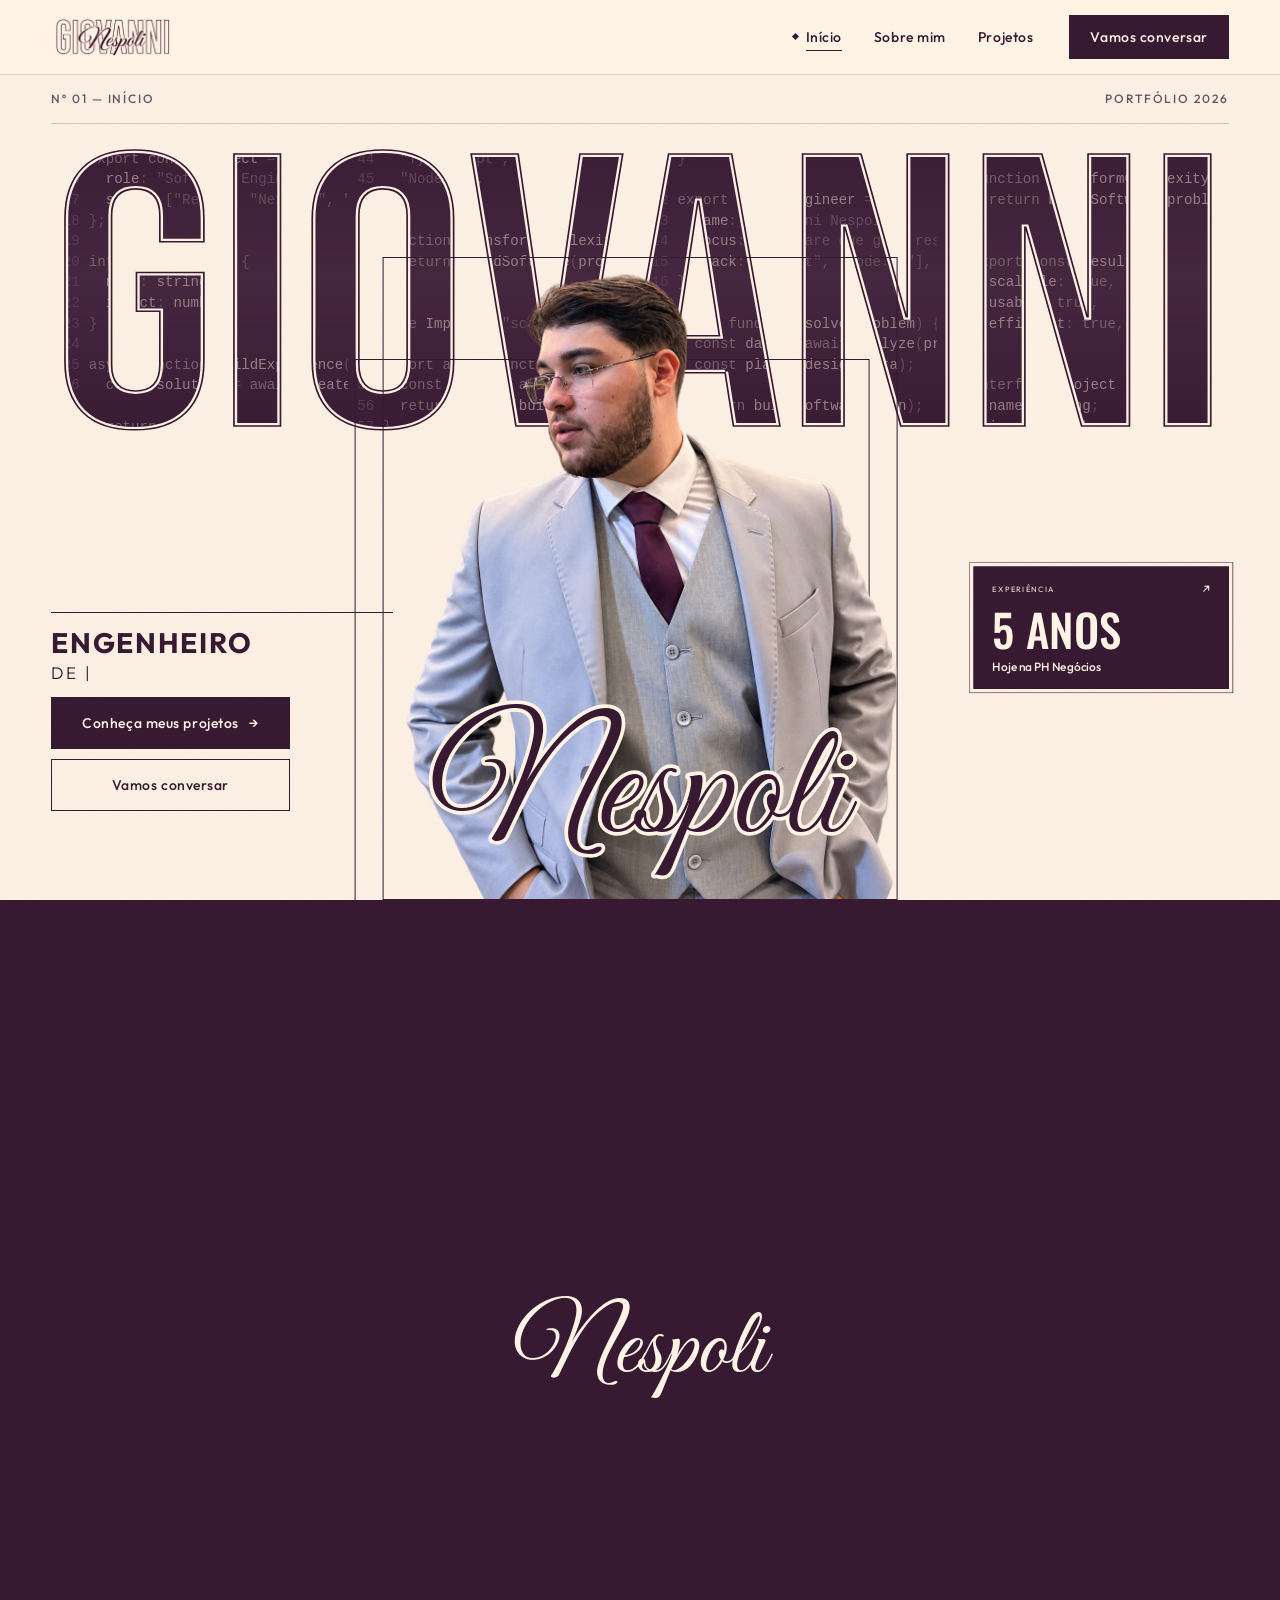
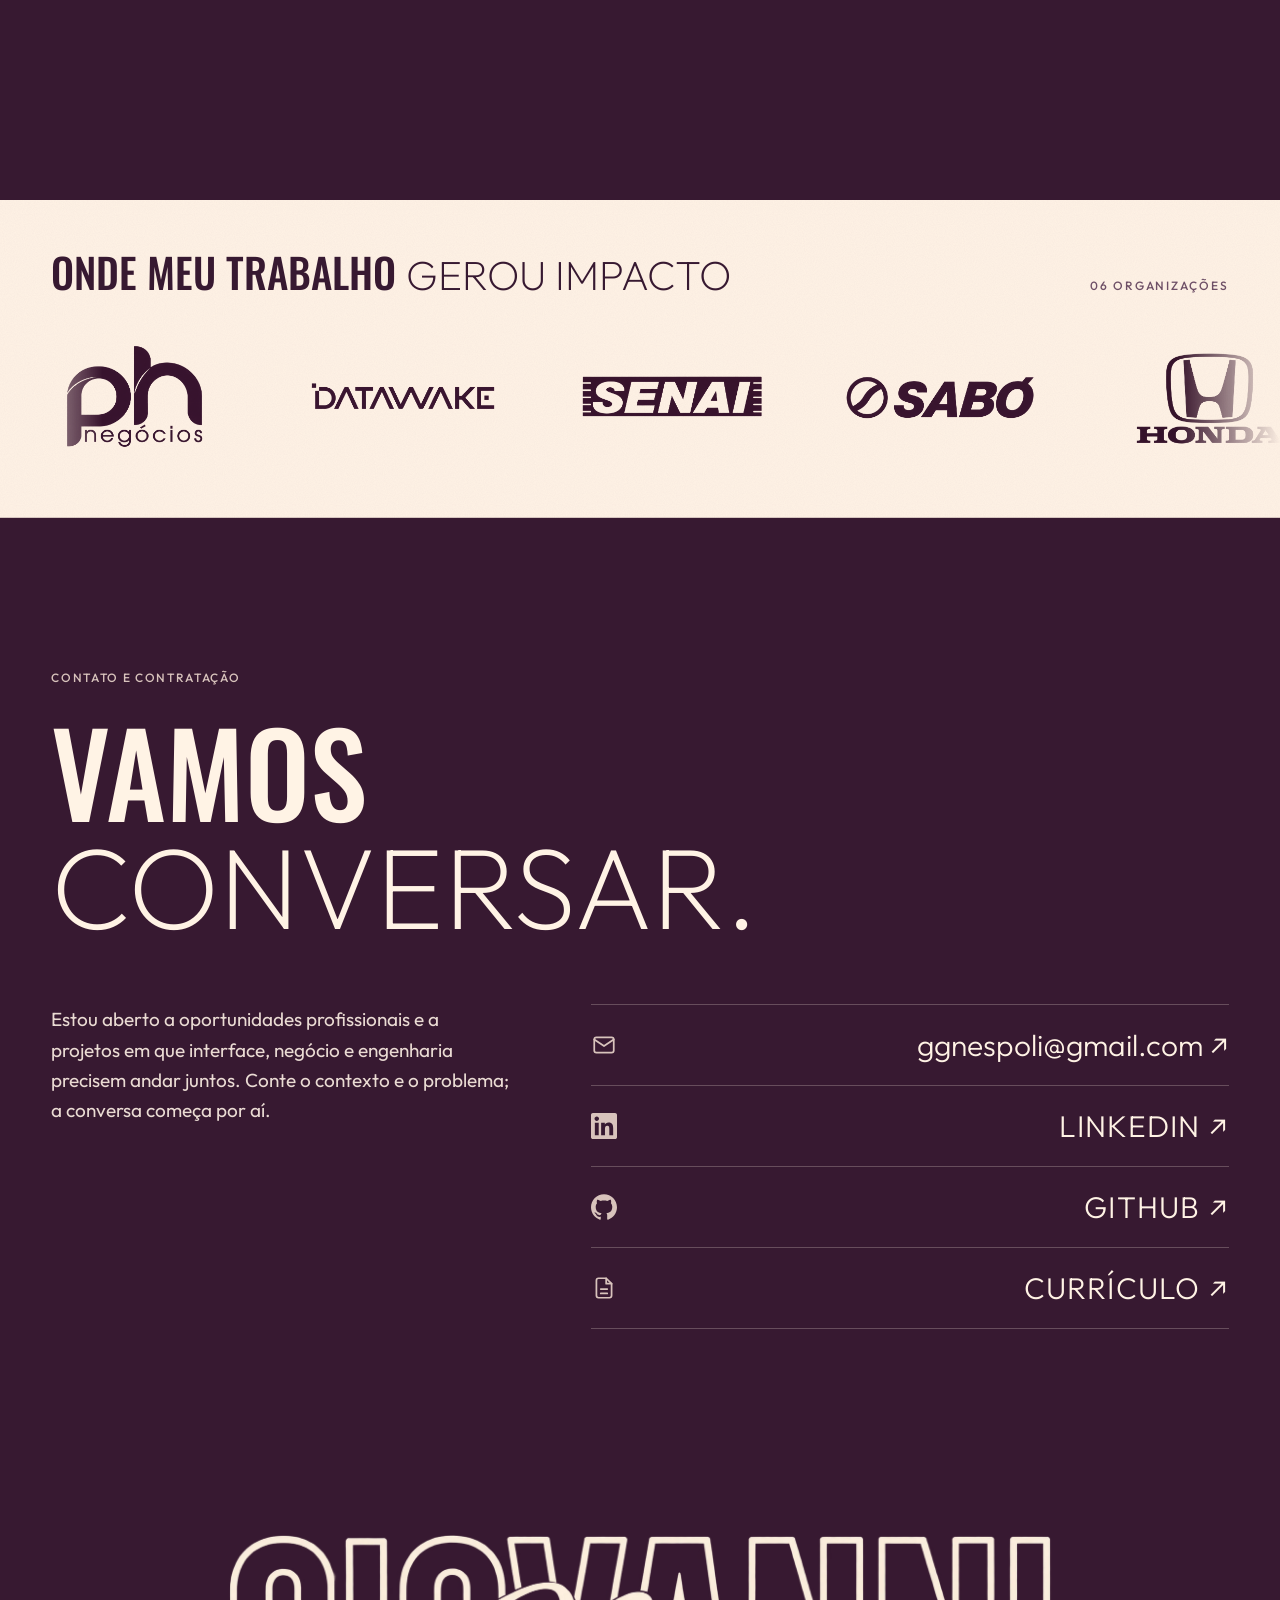
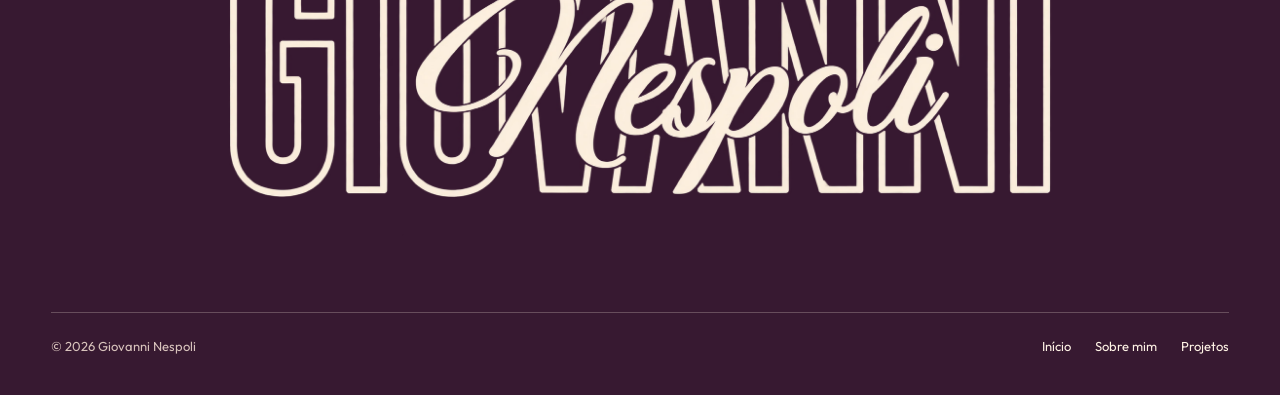
<file: index.html>
<!DOCTYPE html>
<html lang="pt-BR">
<head>
<meta charset="utf-8">
<meta name="viewport" content="width=device-width, initial-scale=1">
<title>Giovanni Nespoli — Engenheiro de software</title>
<meta name="description" content="Giovanni Nespoli, engenheiro de software.">
<link rel="preconnect" href="https://fonts.googleapis.com">
<link rel="preconnect" href="https://fonts.gstatic.com" crossorigin>
<script src="assets/js/theme.js?v=2"></script>
<link rel="stylesheet" href="https://fonts.googleapis.com/css2?family=Bebas+Neue&family=Great+Vibes&family=Oswald:wght@300..700&family=Outfit:wght@200..700&display=swap">
<link rel="stylesheet" href="assets/css/tokens.css?v=3">
<link rel="stylesheet" href="assets/css/base.css?v=3">
<link rel="stylesheet" href="assets/css/components.css?v=11">
<link rel="stylesheet" href="assets/css/home.css?v=11">
</head>
<body data-page="inicio">
<main id="conteudo">

  <!-- Hero: cena animada pelo scroll (≥1100px) -->
  <section class="hero-scene" data-screen-label="Início — Hero (cena)">
    <div class="scene__sticky">
      <div class="scene__plane" id="s-plane" aria-hidden="true"></div>
      <div class="scene__wrap"><div class="scene__inner" id="s-inner">
        <div class="hero-bar"><span>Nº 01 — Início</span><span>Portfólio 2026</span></div>
        <h1 class="hero-title scene__title" id="s-title">
          <span class="sr-only">Giovanni Nespoli</span>
          <svg id="s-title-svg" aria-hidden="true" viewBox="0 0 1000 290">
            <defs><mask id="gv-mask-s"><text class="t-giovanni-mask" x="500" y="270" text-anchor="middle" textLength="1000" lengthAdjust="spacingAndGlyphs">GIOVANNI</text></mask></defs>
            <g mask="url(#gv-mask-s)"><rect class="t-code__fill" x="-10" y="-10" width="1020" height="310"/><image class="t-code" href="assets/img/code-texture.svg" x="0" y="-20" width="1000" height="330"/></g>
            <text class="t-giovanni" x="500" y="270" text-anchor="middle" textLength="1000" lengthAdjust="spacingAndGlyphs">GIOVANNI</text>
          </svg>
        </h1>
        <div class="scene__photo" id="s-photo">
          <div class="scene__photo-back" aria-hidden="true"></div>
          <div class="scene__photo-in" id="s-photo-in"><div class="scene__photo-img" id="s-photo-img">
            <div class="img-slot" data-src="assets/img/retrato.webp?v=3" data-label="Retrato de Giovanni — rosto livre no terço superior"></div>
          </div></div>
        </div>
        <div class="scene__sig" id="s-sig" aria-hidden="true">
          <svg id="s-sig-svg" viewBox="0 0 700 250"><text class="t-nespoli" x="350" y="185" text-anchor="middle">Nespoli</text></svg>
        </div>
        <div class="scene__lead">
          <div class="lead-kicker" data-reveal="up" data-delay="1000">
            <p class="lead-kicker__main" data-text-type data-tt-delay="1150">Engenheiro</p>
            <p class="lead-kicker__sub" data-text-type data-tt-delay="1800">de software</p>
          </div>
          <div class="ctas" data-reveal="up" data-delay="1260">
            <a class="btn btn--solid" href="projetos.html">Conheça meus projetos <span aria-hidden="true">→</span></a>
            <a class="btn btn--line" href="#contato">Vamos conversar</a>
          </div>
        </div>
        <div class="scene__col" id="s-col">
          <div class="scene__c1" id="s-c1">
            <a class="hl-card" href="sobre.html" data-reveal="up" data-delay="1450">
              <span class="hl-card__top"><span>Experiência</span><i class="card-arrow" aria-hidden="true">↗&#xFE0E;</i></span>
              <span class="hl-card__big">5 anos</span>
              <span class="hl-card__t">Hoje na PH Negócios</span>
            </a>
          </div>
          <div class="scene__minis">
            <div class="scene__c2" id="s-c2"><a class="mini-card" href="projetos.html"><small>Projetos<i class="card-arrow" aria-hidden="true">↗&#xFE0E;</i></small><strong>Eficiência</strong><span>Casos de sucesso.</span></a></div>
            <div class="scene__c3" id="s-c3"><a class="mini-card" href="sobre.html#exp-t"><small>Trajetória<i class="card-arrow" aria-hidden="true">↗&#xFE0E;</i></small><strong>3 empresas</strong><span>Jornada no mercado de trabalho.</span></a></div>
            <div class="scene__c4" id="s-c4"><a class="mini-card" href="sobre.html#comp-t"><small>Stack<i class="card-arrow" aria-hidden="true">↗&#xFE0E;</i></small><strong>AI Agent</strong><span>MCP, RAG, Laravel, React e PostgreSQL.</span></a></div>
            <div class="scene__c5" id="s-c5"><a class="mini-card" href="sobre.html#form-t"><small>Estudos<i class="card-arrow" aria-hidden="true">↗&#xFE0E;</i></small><strong>AWS</strong><span>Histórico e estudos atuais.</span></a></div>
          </div>
        </div>
      </div></div>
    </div>
  </section>

  <!-- Hero: fluxo normal (mobile / reduced motion) -->
  <section class="hero-flow" data-screen-label="Início — Hero">
    <div class="hero-bar" style="padding-bottom:16px"><span>Nº 01 — Início</span><span>Portfólio 2026</span></div>
    <div class="hero-title flow__title">
      <svg aria-hidden="true" data-reveal="mask" viewBox="0 0 1000 290">
        <defs><mask id="gv-mask-f"><text class="t-giovanni-mask" x="500" y="270" text-anchor="middle" textLength="1000" lengthAdjust="spacingAndGlyphs">GIOVANNI</text></mask></defs>
        <g mask="url(#gv-mask-f)"><rect class="t-code__fill" x="-10" y="-10" width="1020" height="310"/><image class="t-code" href="assets/img/code-texture.svg" x="0" y="-20" width="1000" height="330"/></g>
        <text class="t-giovanni" x="500" y="270" text-anchor="middle" textLength="1000" lengthAdjust="spacingAndGlyphs">GIOVANNI</text>
      </svg>
    </div>
    <div class="flow__photo">
      <div class="flow__photo-back" aria-hidden="true"></div>
      <div class="flow__photo-box" data-reveal="mask" data-delay="200"><div class="img-slot" data-src="assets/img/retrato.webp?v=3" data-label="Retrato de Giovanni"></div></div>
      <div class="flow__sig" aria-hidden="true" data-reveal="up" data-delay="500"><svg viewBox="0 0 700 250"><text class="t-nespoli" x="350" y="185" text-anchor="middle">Nespoli</text></svg></div>
    </div>
    <div class="flow__cols">
      <div class="flow__lead">
        <div class="lead-kicker" data-reveal="up">
          <p class="lead-kicker__main" data-text-type data-tt-delay="250">Engenheiro</p>
          <p class="lead-kicker__sub" data-text-type data-tt-delay="900">de software</p>
        </div>
        <div class="ctas" data-reveal="up">
          <a class="btn btn--solid" href="projetos.html">Conheça meus projetos <span aria-hidden="true">→</span></a>
          <a class="btn btn--line" href="#contato">Vamos conversar</a>
        </div>
      </div>
      <div class="flow__cards">
        <a class="hl-card" href="sobre.html" data-reveal="up">
          <span class="hl-card__top"><span>Experiência</span><i class="card-arrow" aria-hidden="true">↗&#xFE0E;</i></span>
          <span class="hl-card__big">5 anos</span>
          <span class="hl-card__t">Hoje na PH Negócios</span>
        </a>
        <div class="flow__mini">
          <a class="mini-card" href="projetos.html" data-reveal="up"><small>Projetos<i class="card-arrow" aria-hidden="true">↗&#xFE0E;</i></small><strong>Eficiência</strong><span>Casos de sucesso.</span></a>
          <a class="mini-card" href="sobre.html#exp-t" data-reveal="up" data-delay="80"><small>Trajetória<i class="card-arrow" aria-hidden="true">↗&#xFE0E;</i></small><strong>3 empresas</strong><span>Jornada no mercado de trabalho.</span></a>
          <a class="mini-card" href="sobre.html#comp-t" data-reveal="up" data-delay="160"><small>Stack<i class="card-arrow" aria-hidden="true">↗&#xFE0E;</i></small><strong>AI Agent</strong><span>MCP, RAG, Laravel, React e PostgreSQL.</span></a>
          <a class="mini-card" href="sobre.html#form-t" data-reveal="up" data-delay="240"><small>Estudos<i class="card-arrow" aria-hidden="true">↗&#xFE0E;</i></small><strong>AWS</strong><span>Histórico e estudos atuais.</span></a>
        </div>
      </div>
    </div>
  </section>

  <!-- Empresas -->
  <section class="emp" aria-labelledby="emp-t" data-screen-label="Início — Empresas">
    <div class="emp__head">
      <h2 id="emp-t"><span class="line-mask"><span data-reveal="line">Onde meu trabalho <span class="light">gerou impacto</span></span></span></h2>
      <p class="eyebrow" id="emp-count" data-reveal="up"></p>
    </div>
    <ul class="sr-only" id="emp-sr"></ul>
    <div class="mqw" aria-hidden="true"><div class="mq" id="mq"></div></div>
  </section>
</main>
<footer id="contato" class="foot"></footer>

<script src="assets/js/site.js?v=12"></script>
<script src="assets/js/hero.js?v=5"></script>
<script src="assets/js/home.js?v=2"></script>
<script src="assets/js/text-type.js?v=2"></script>
</body>
</html>
</file>
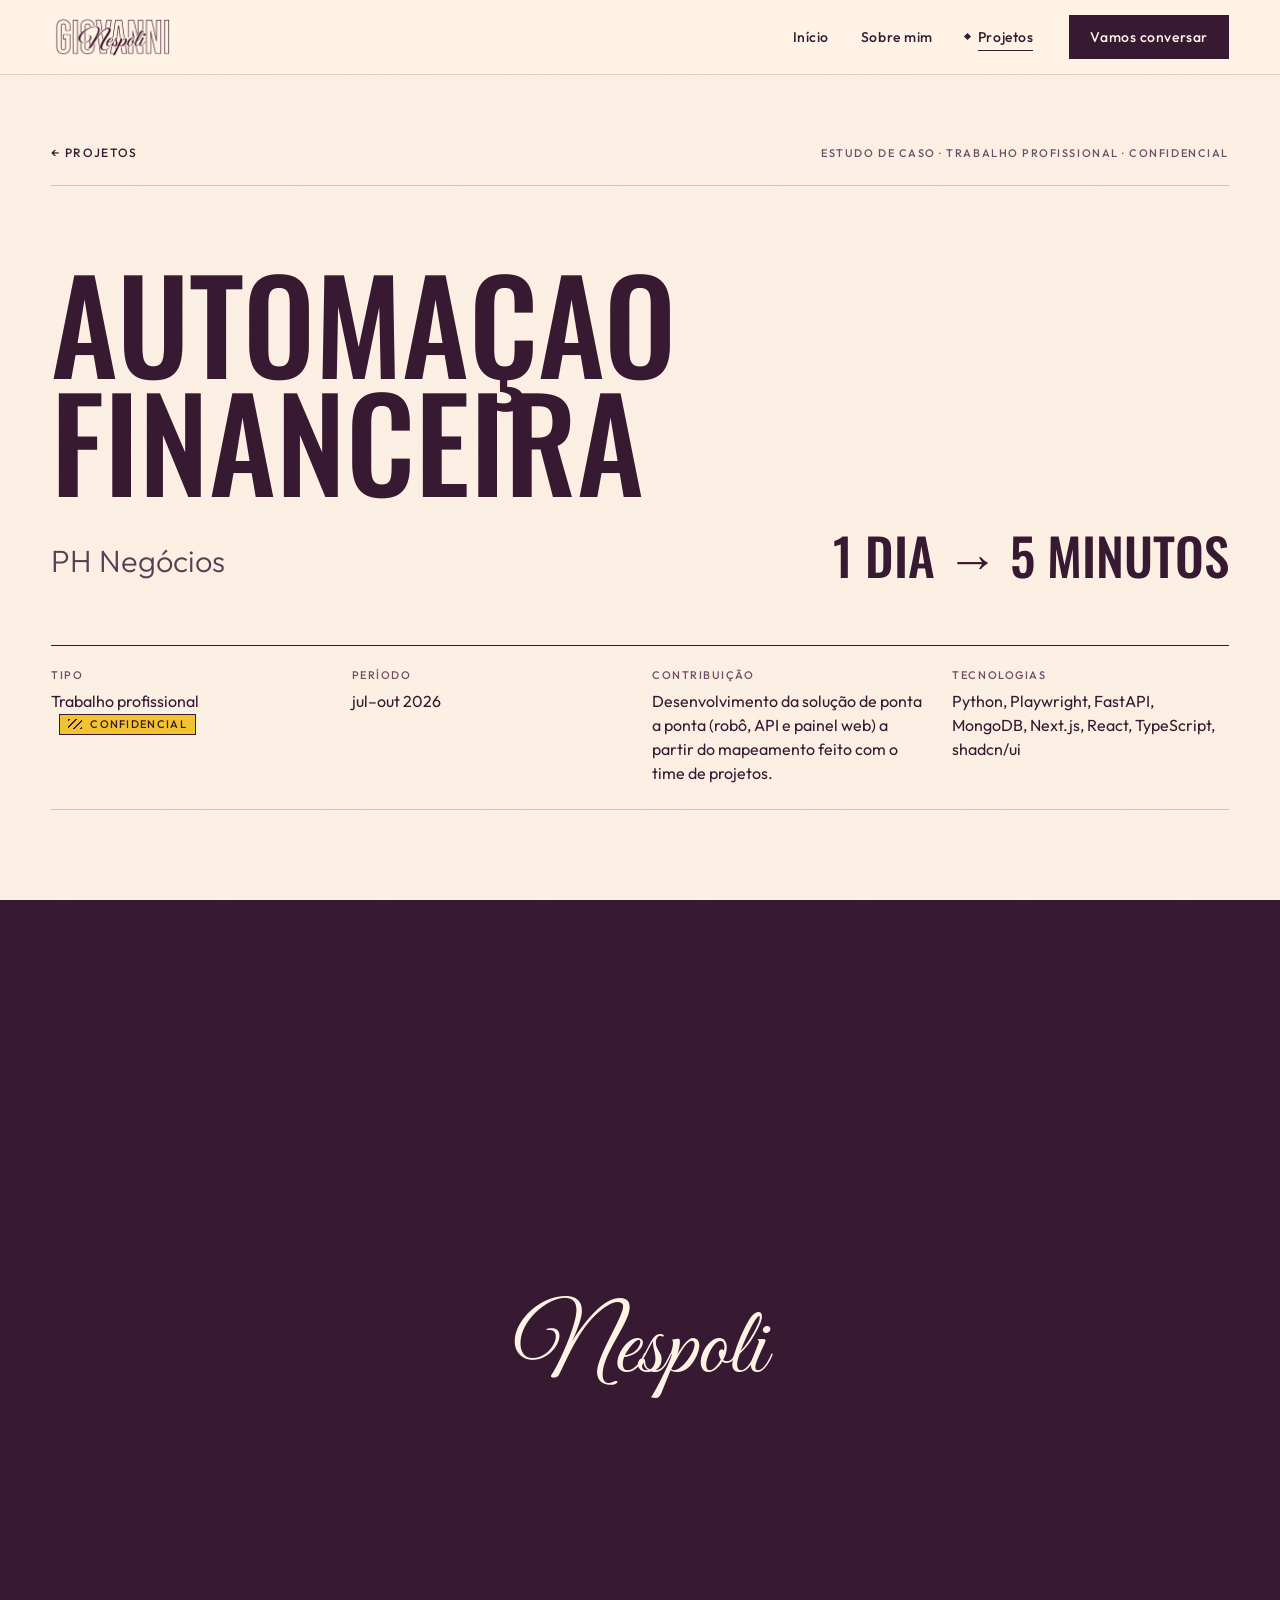
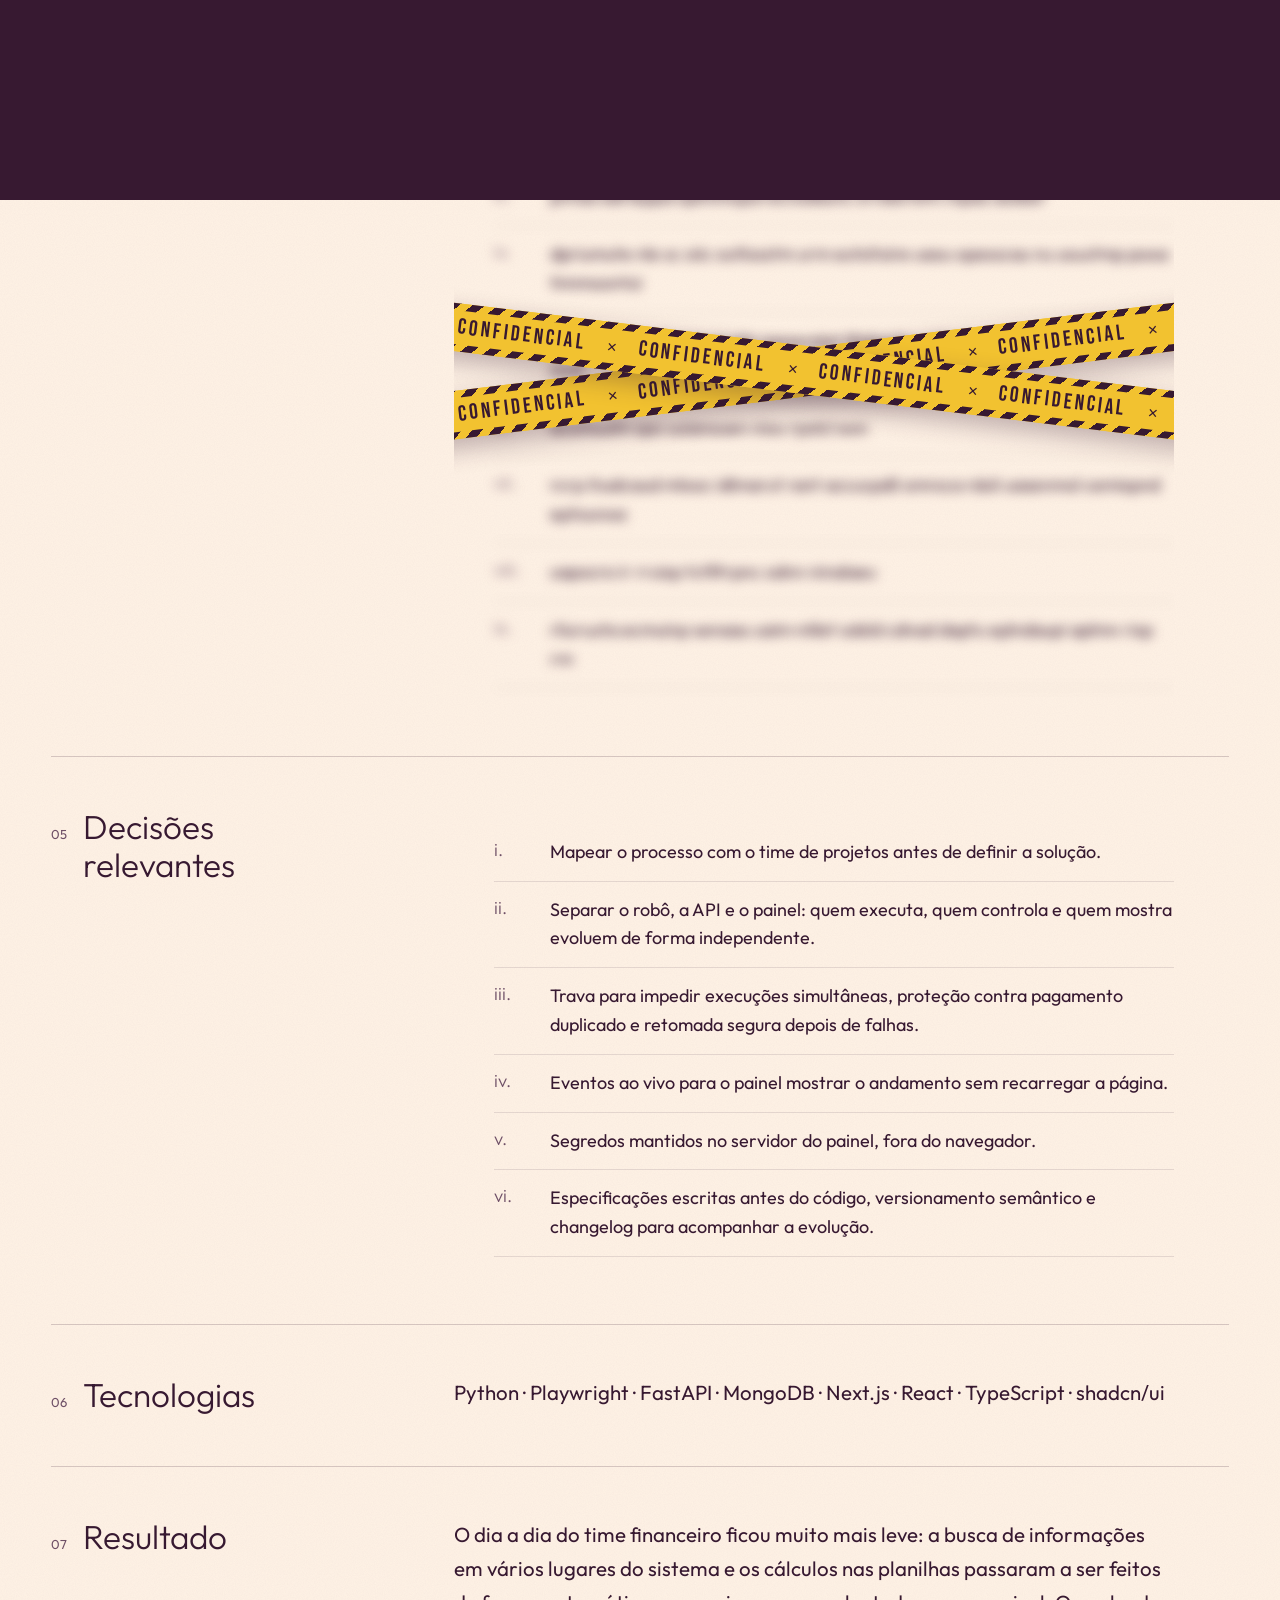
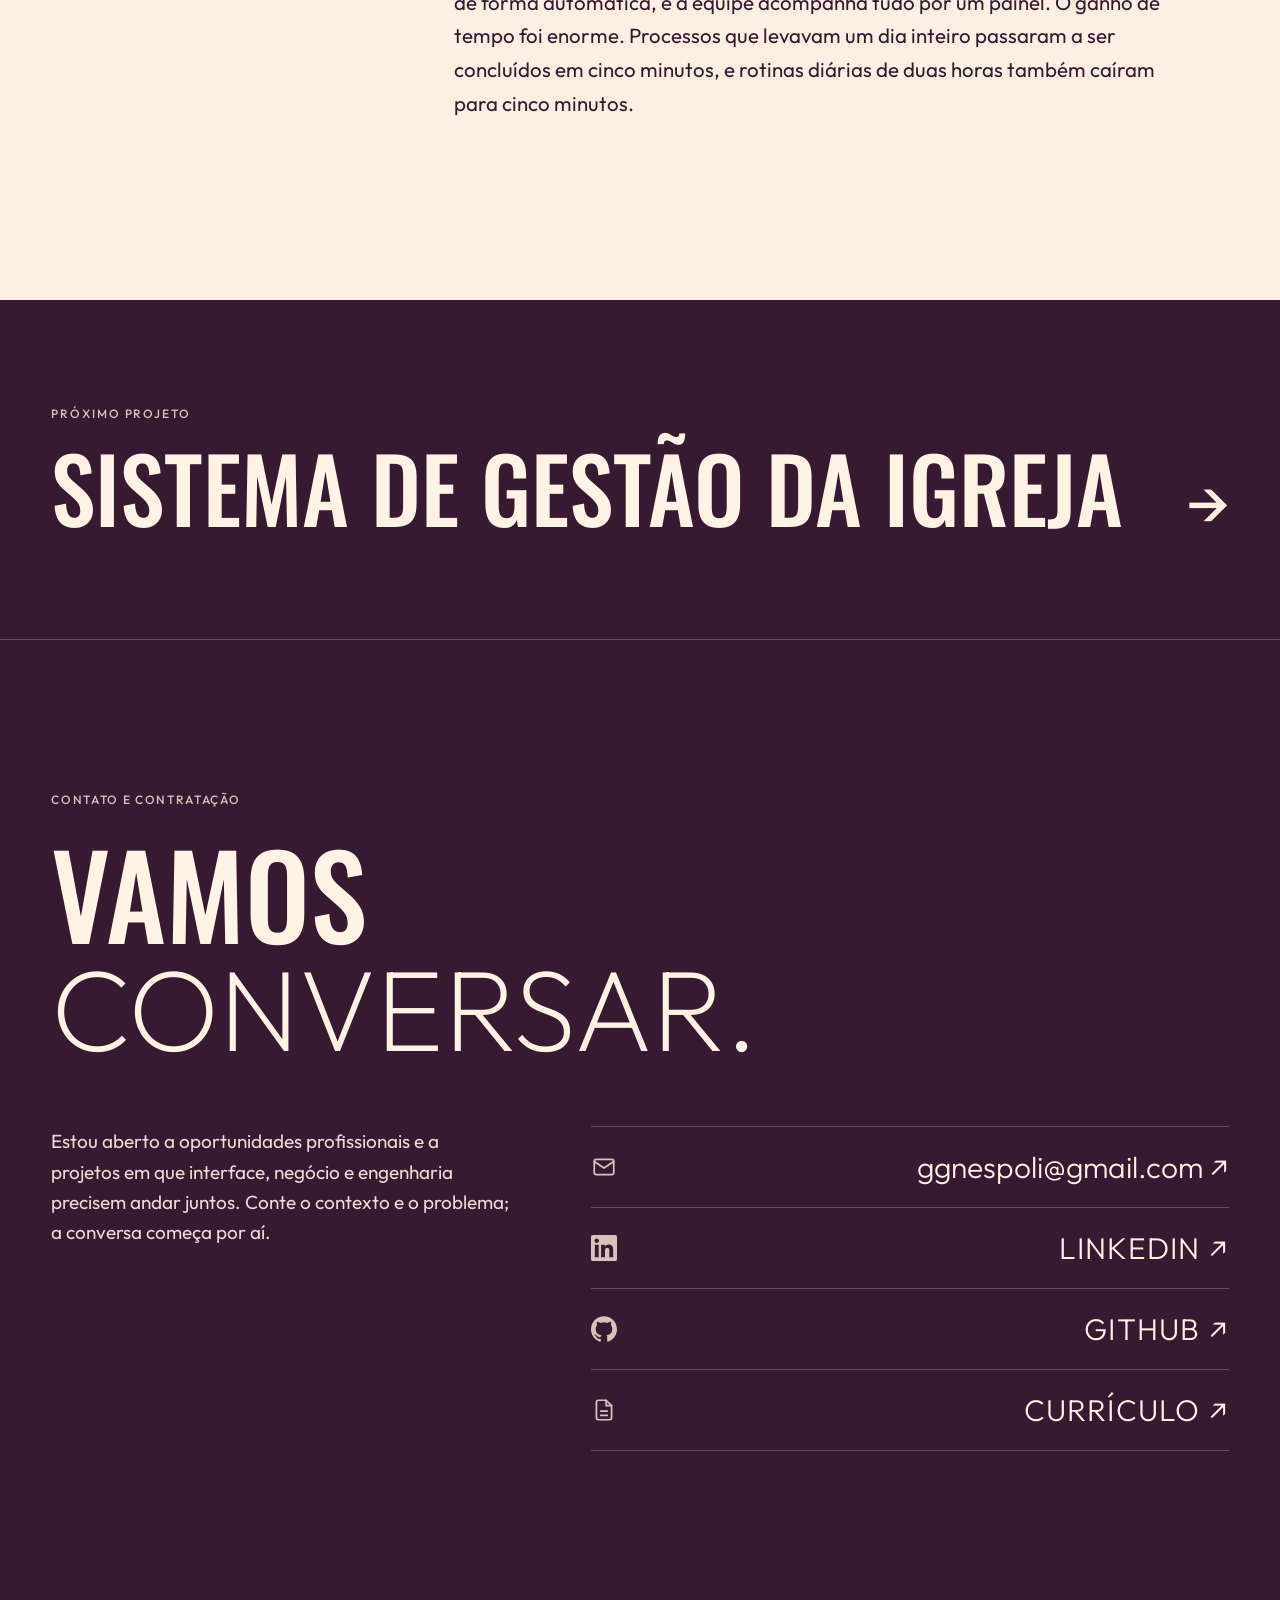
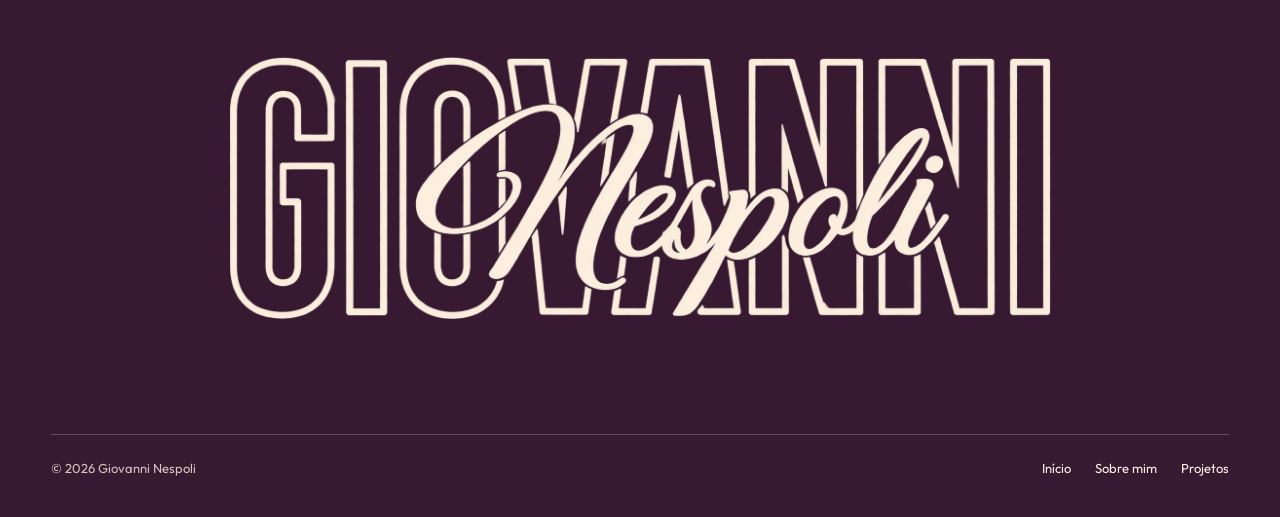
<file: projeto.html>
<!DOCTYPE html>
<html lang="pt-BR">
<head>
<meta charset="utf-8">
<meta name="viewport" content="width=device-width, initial-scale=1">
<title>Estudo de caso — Giovanni Nespoli</title>
<link rel="preconnect" href="https://fonts.googleapis.com">
<link rel="preconnect" href="https://fonts.gstatic.com" crossorigin>
<script src="assets/js/theme.js?v=2"></script>
<link rel="stylesheet" href="https://fonts.googleapis.com/css2?family=Bebas+Neue&family=Great+Vibes&family=Oswald:wght@300..700&family=Outfit:wght@200..600&display=swap">
<link rel="stylesheet" href="assets/css/tokens.css?v=3">
<link rel="stylesheet" href="assets/css/base.css?v=3">
<link rel="stylesheet" href="assets/css/components.css?v=11">
<link rel="stylesheet" href="assets/css/pages.css?v=16">
</head>
<body data-page="projetos">
<main id="conteudo">
  <article id="caso"></article>
  <nav class="dark-sec" aria-label="Próximo projeto" id="next"></nav>
</main>
<footer id="contato" class="foot"></footer>
<script src="assets/js/site.js?v=12"></script>
<script src="assets/js/projeto.js?v=7"></script>
</body>
</html>
</file>
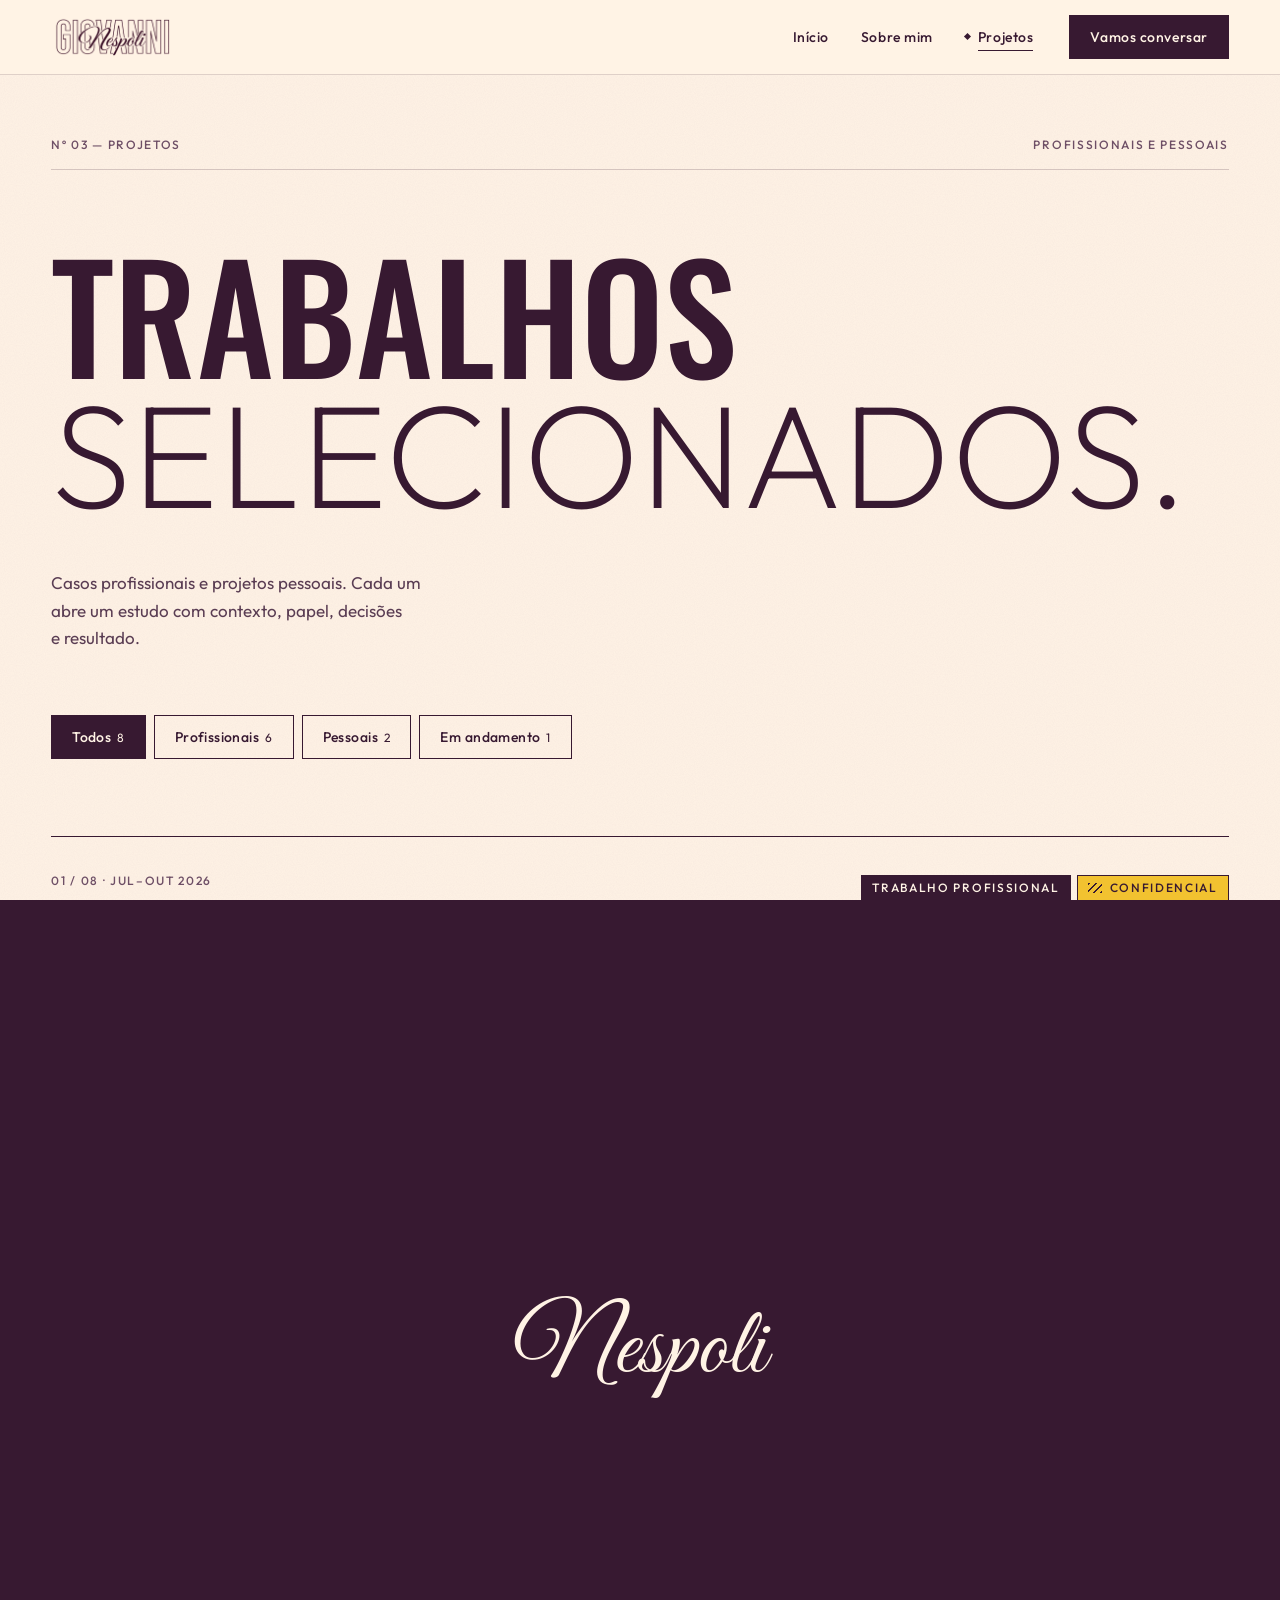
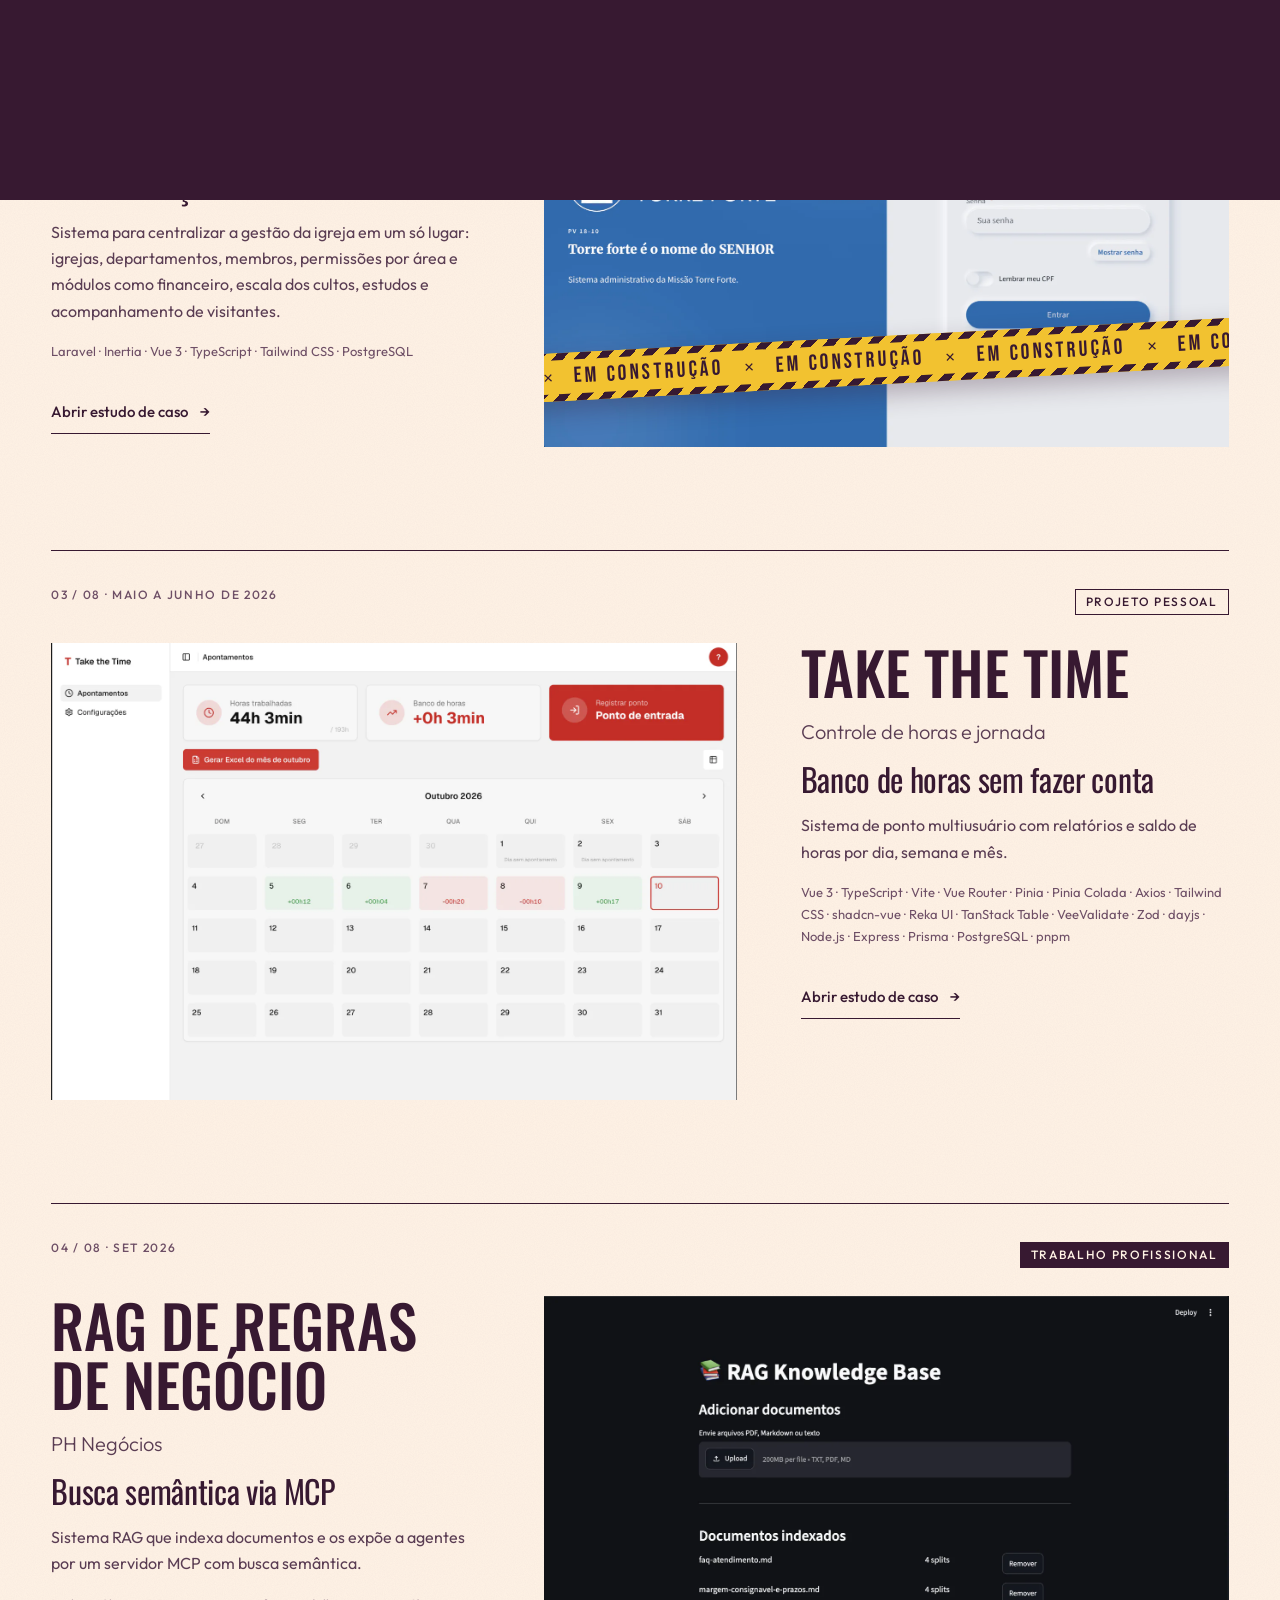
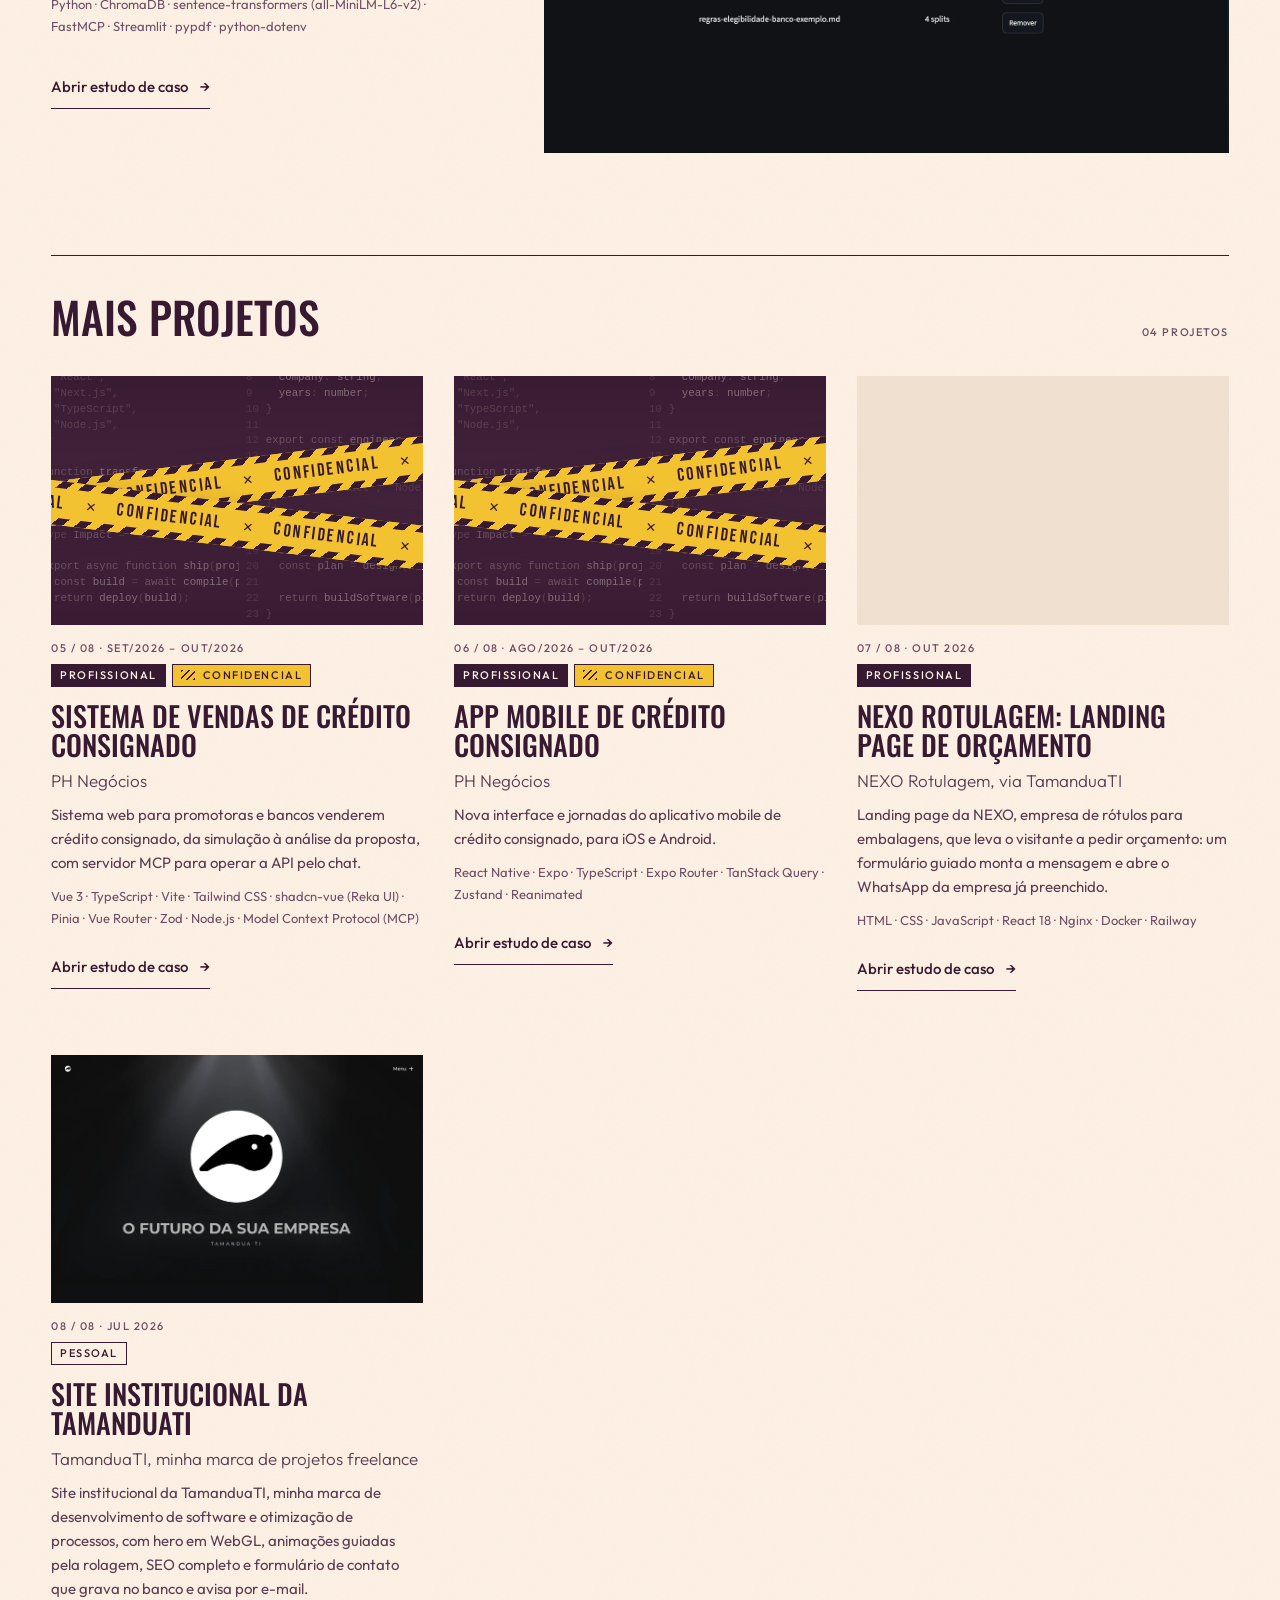
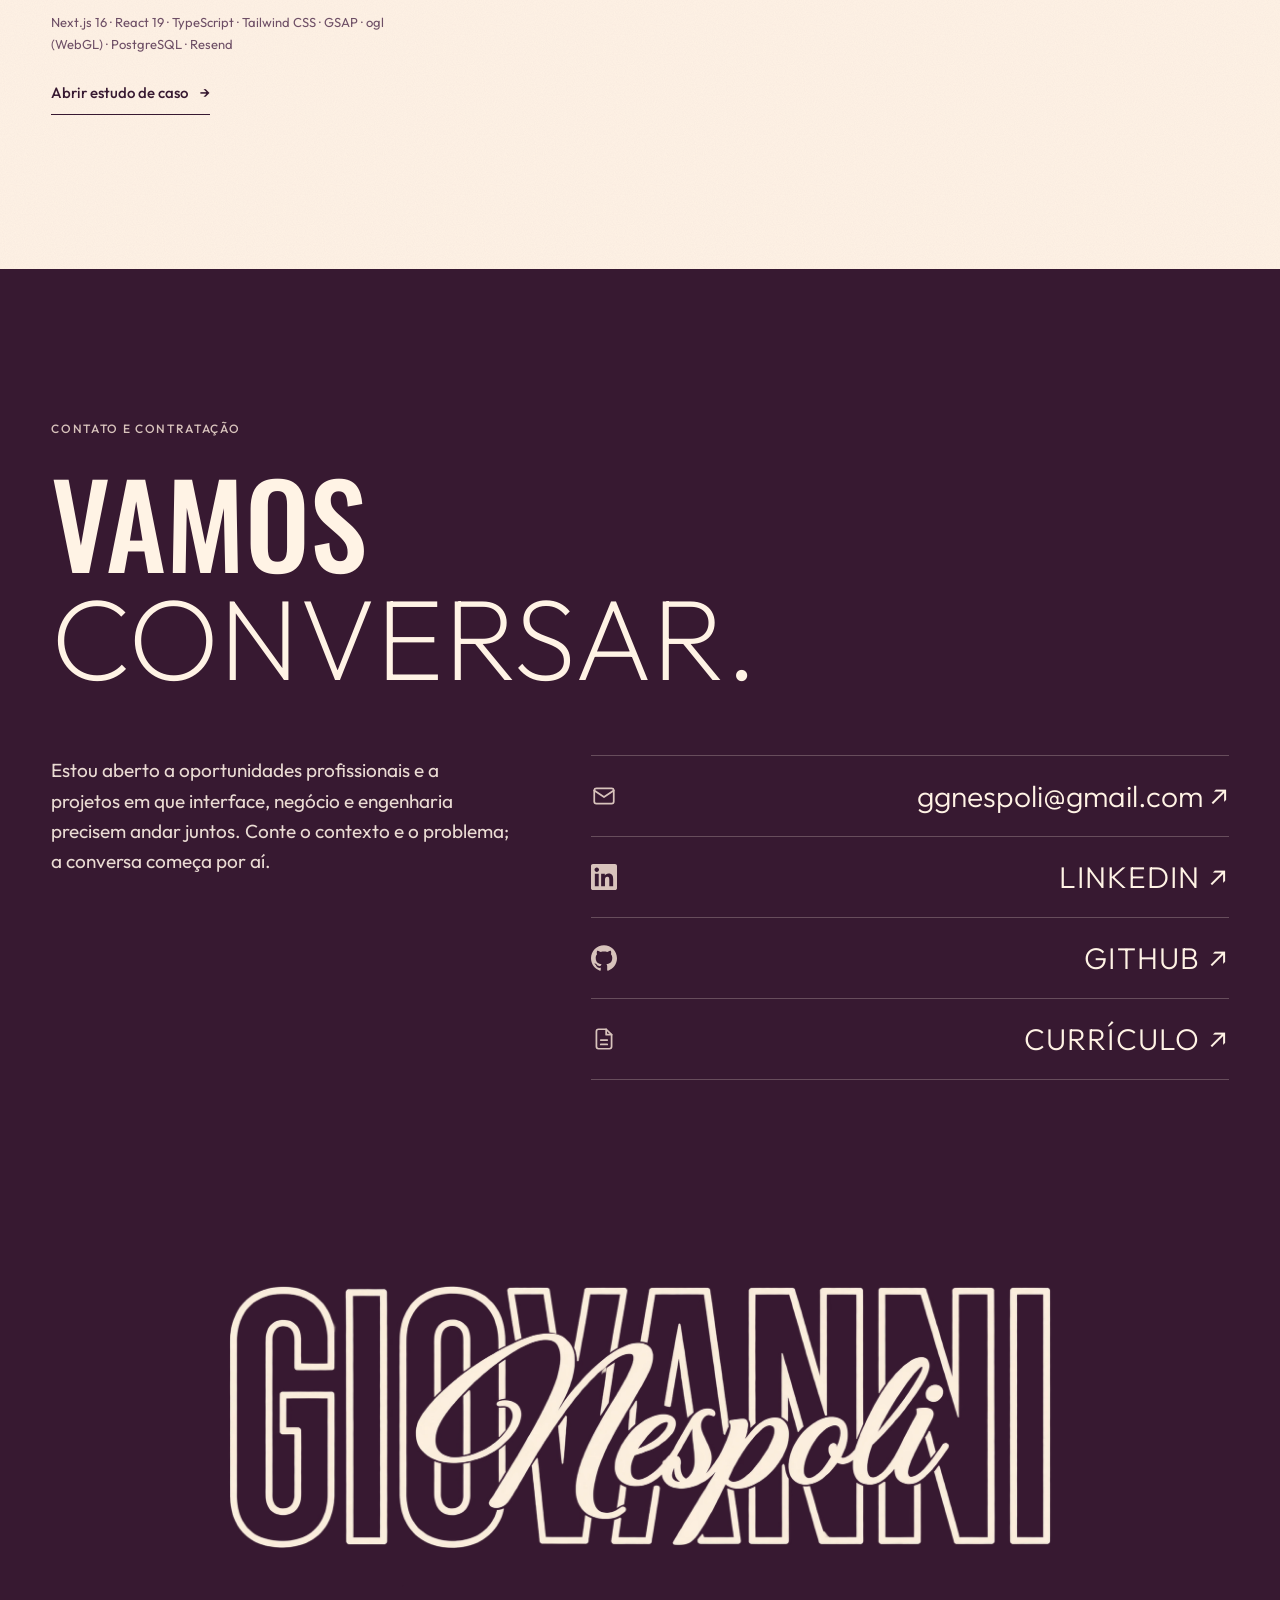
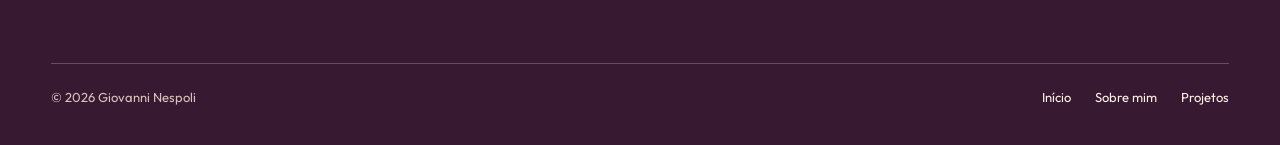
<file: projetos.html>
<!DOCTYPE html>
<html lang="pt-BR">
<head>
<meta charset="utf-8">
<meta name="viewport" content="width=device-width, initial-scale=1">
<title>Projetos — Giovanni Nespoli</title>
<link rel="preconnect" href="https://fonts.googleapis.com">
<link rel="preconnect" href="https://fonts.gstatic.com" crossorigin>
<script src="assets/js/theme.js?v=2"></script>
<link rel="stylesheet" href="https://fonts.googleapis.com/css2?family=Bebas+Neue&family=Great+Vibes&family=Oswald:wght@300..700&family=Outfit:wght@200..600&display=swap">
<link rel="stylesheet" href="assets/css/tokens.css?v=3">
<link rel="stylesheet" href="assets/css/base.css?v=3">
<link rel="stylesheet" href="assets/css/components.css?v=11">
<link rel="stylesheet" href="assets/css/pages.css?v=16">
</head>
<body data-page="projetos">
<main id="conteudo">
  <section class="sec pj-open" data-screen-label="Projetos — Abertura">
    <div class="page-bar"><span data-reveal="up">Nº 03 — Projetos</span><span data-reveal="up">Profissionais e pessoais</span></div>
    <div class="pj-open__row">
      <h1><span class="line-mask"><span data-reveal="line">Trabalhos</span></span><span class="line-mask"><span class="light" data-reveal="line" data-delay="90">selecionados.</span></span></h1>
      <p data-reveal="up" data-delay="200">Casos profissionais e projetos pessoais. Cada um abre um estudo com contexto, papel, decisões e resultado.</p>
    </div>
    <div class="filters" id="filters" role="group" aria-label="Filtrar projetos" data-reveal="up"></div>
  </section>
  <section class="sec gal" id="gal" aria-label="Galeria de projetos" data-screen-label="Projetos — Galeria"></section>
</main>
<footer id="contato" class="foot"></footer>
<script src="assets/js/site.js?v=12"></script>
<script src="assets/js/projetos.js?v=3"></script>
</body>
</html>
</file>
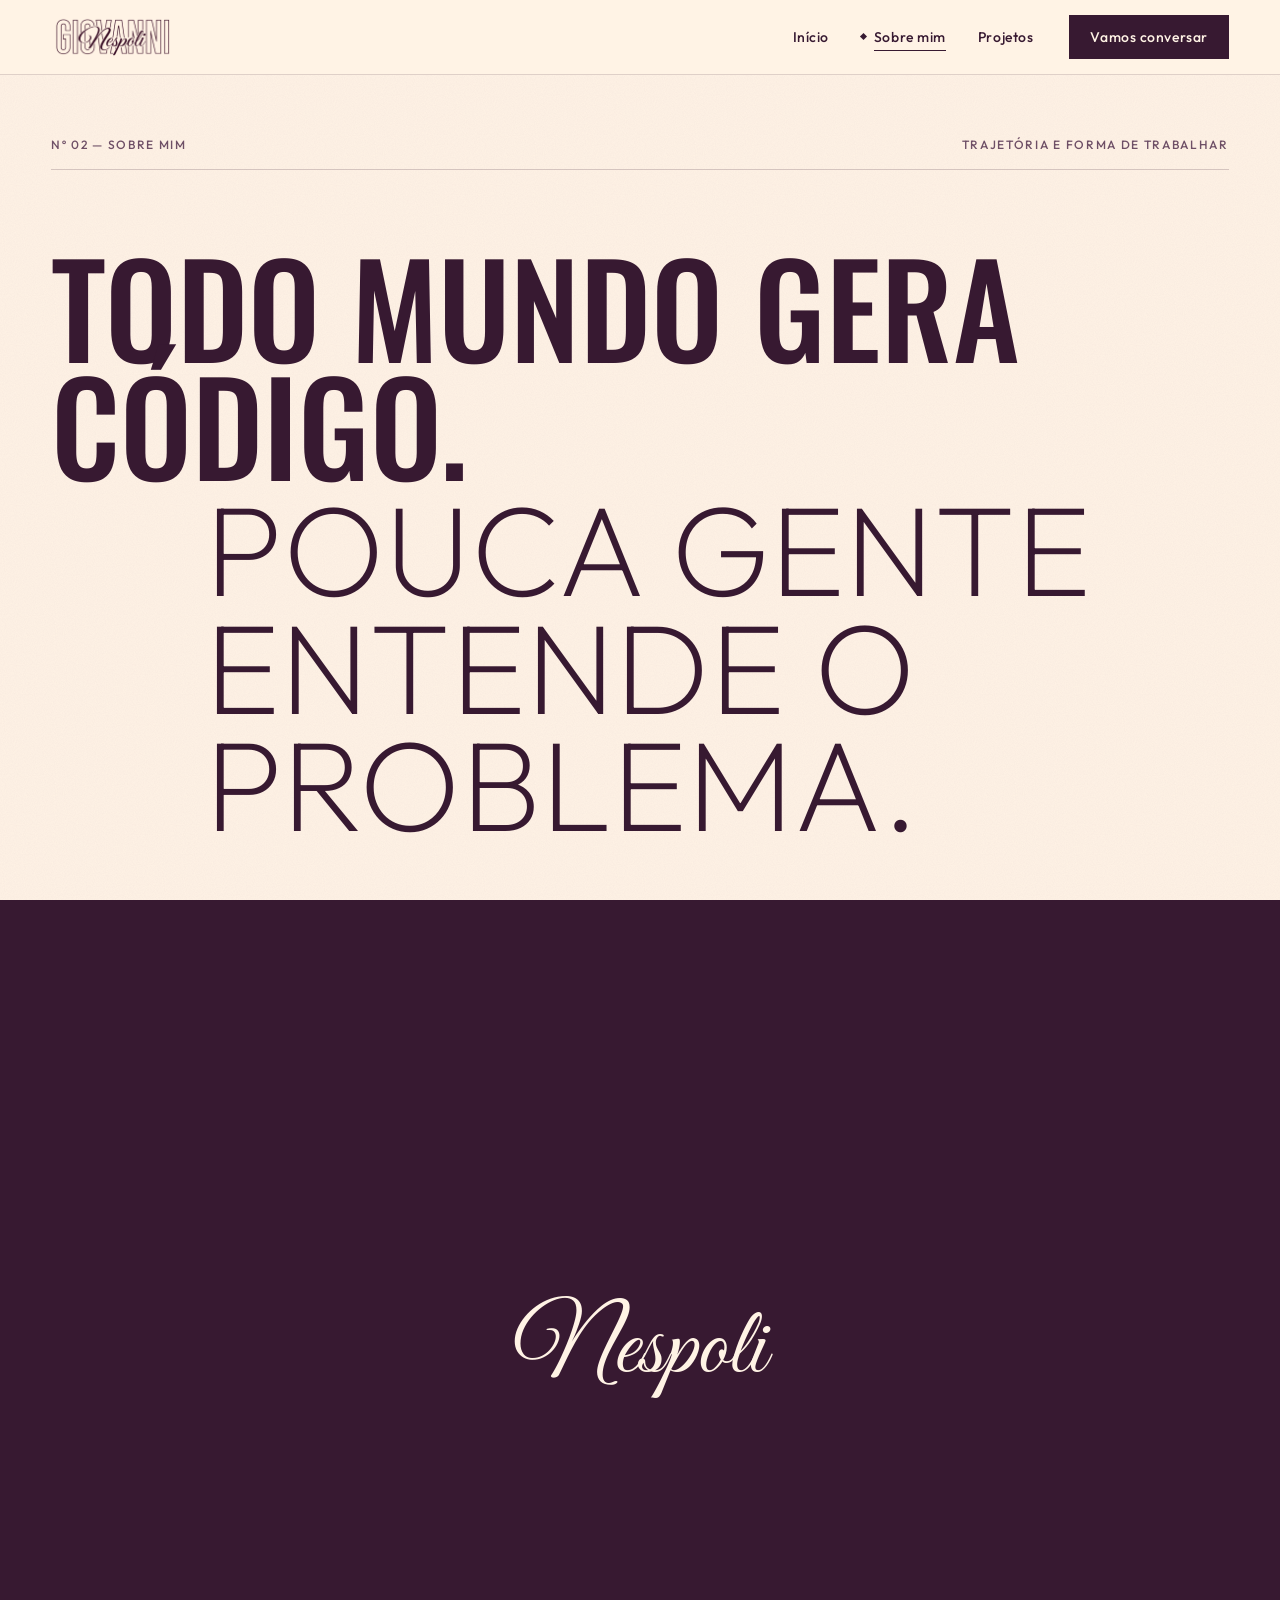
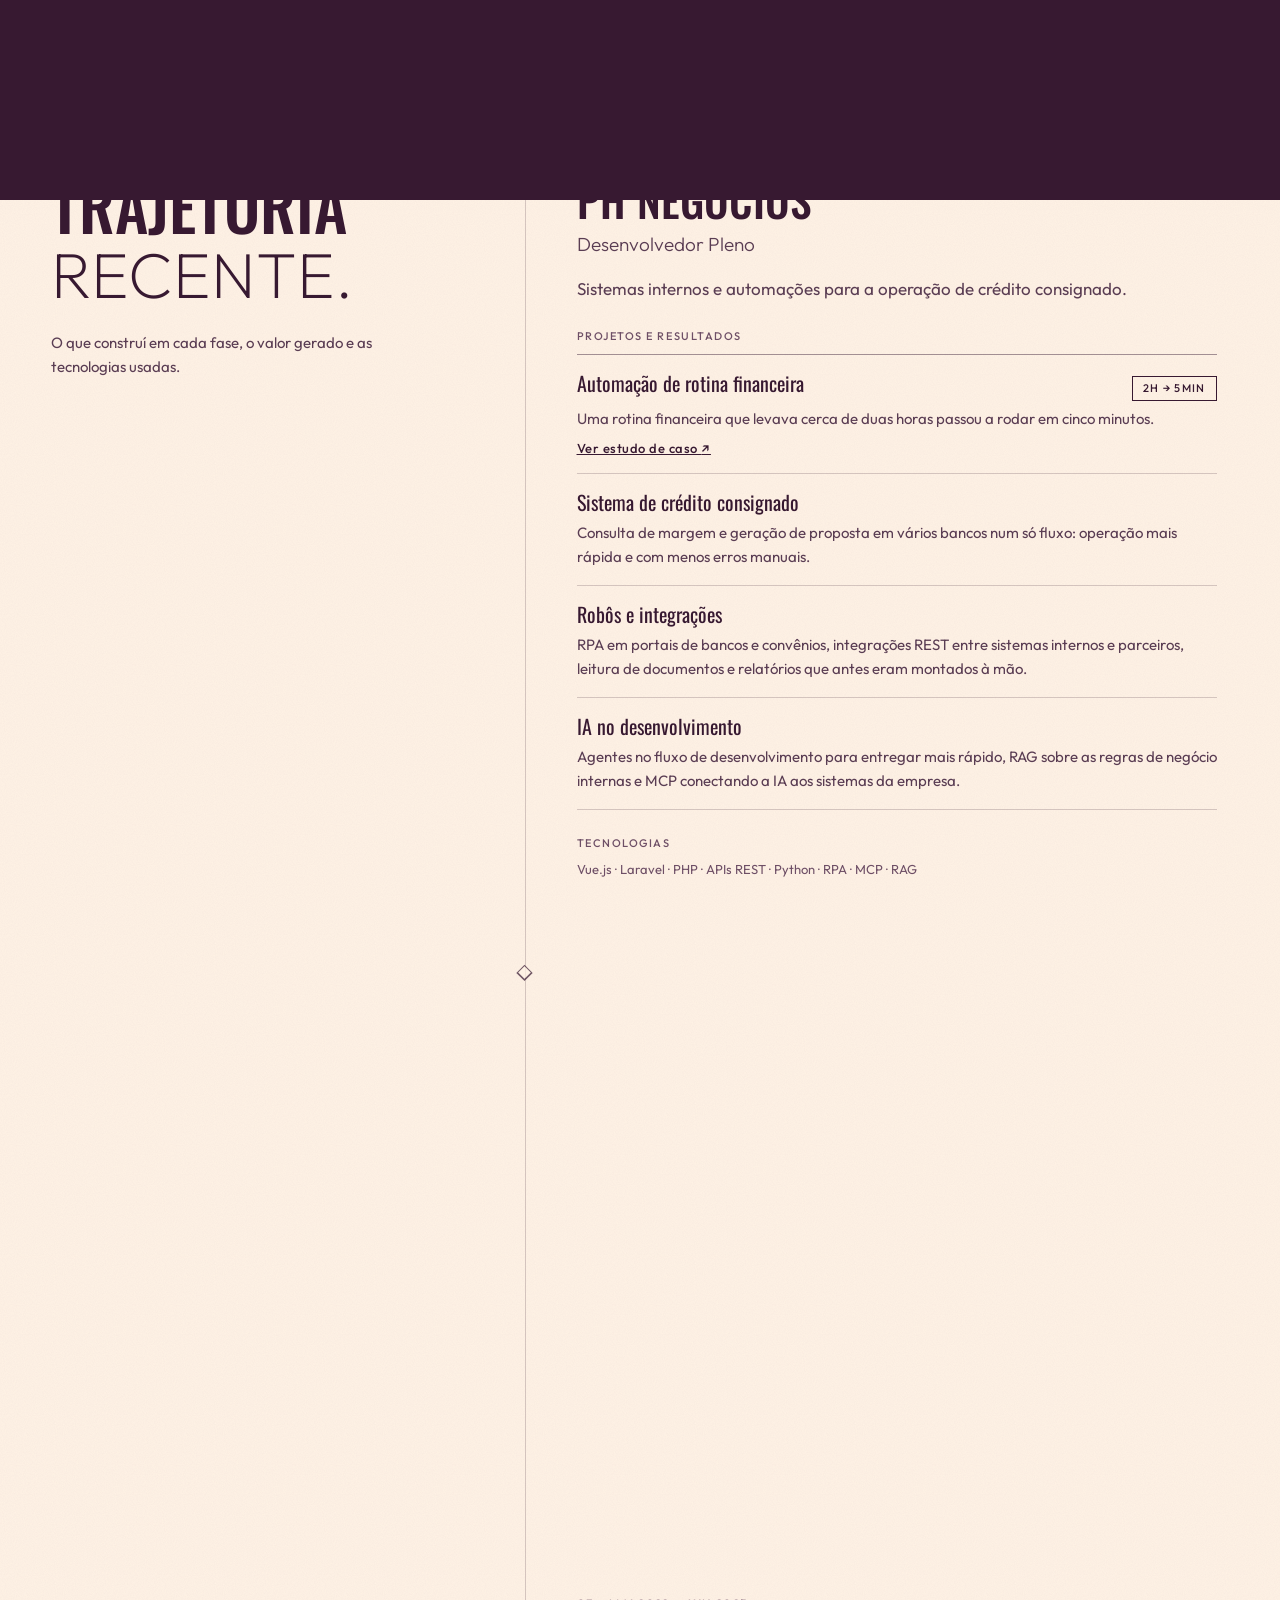
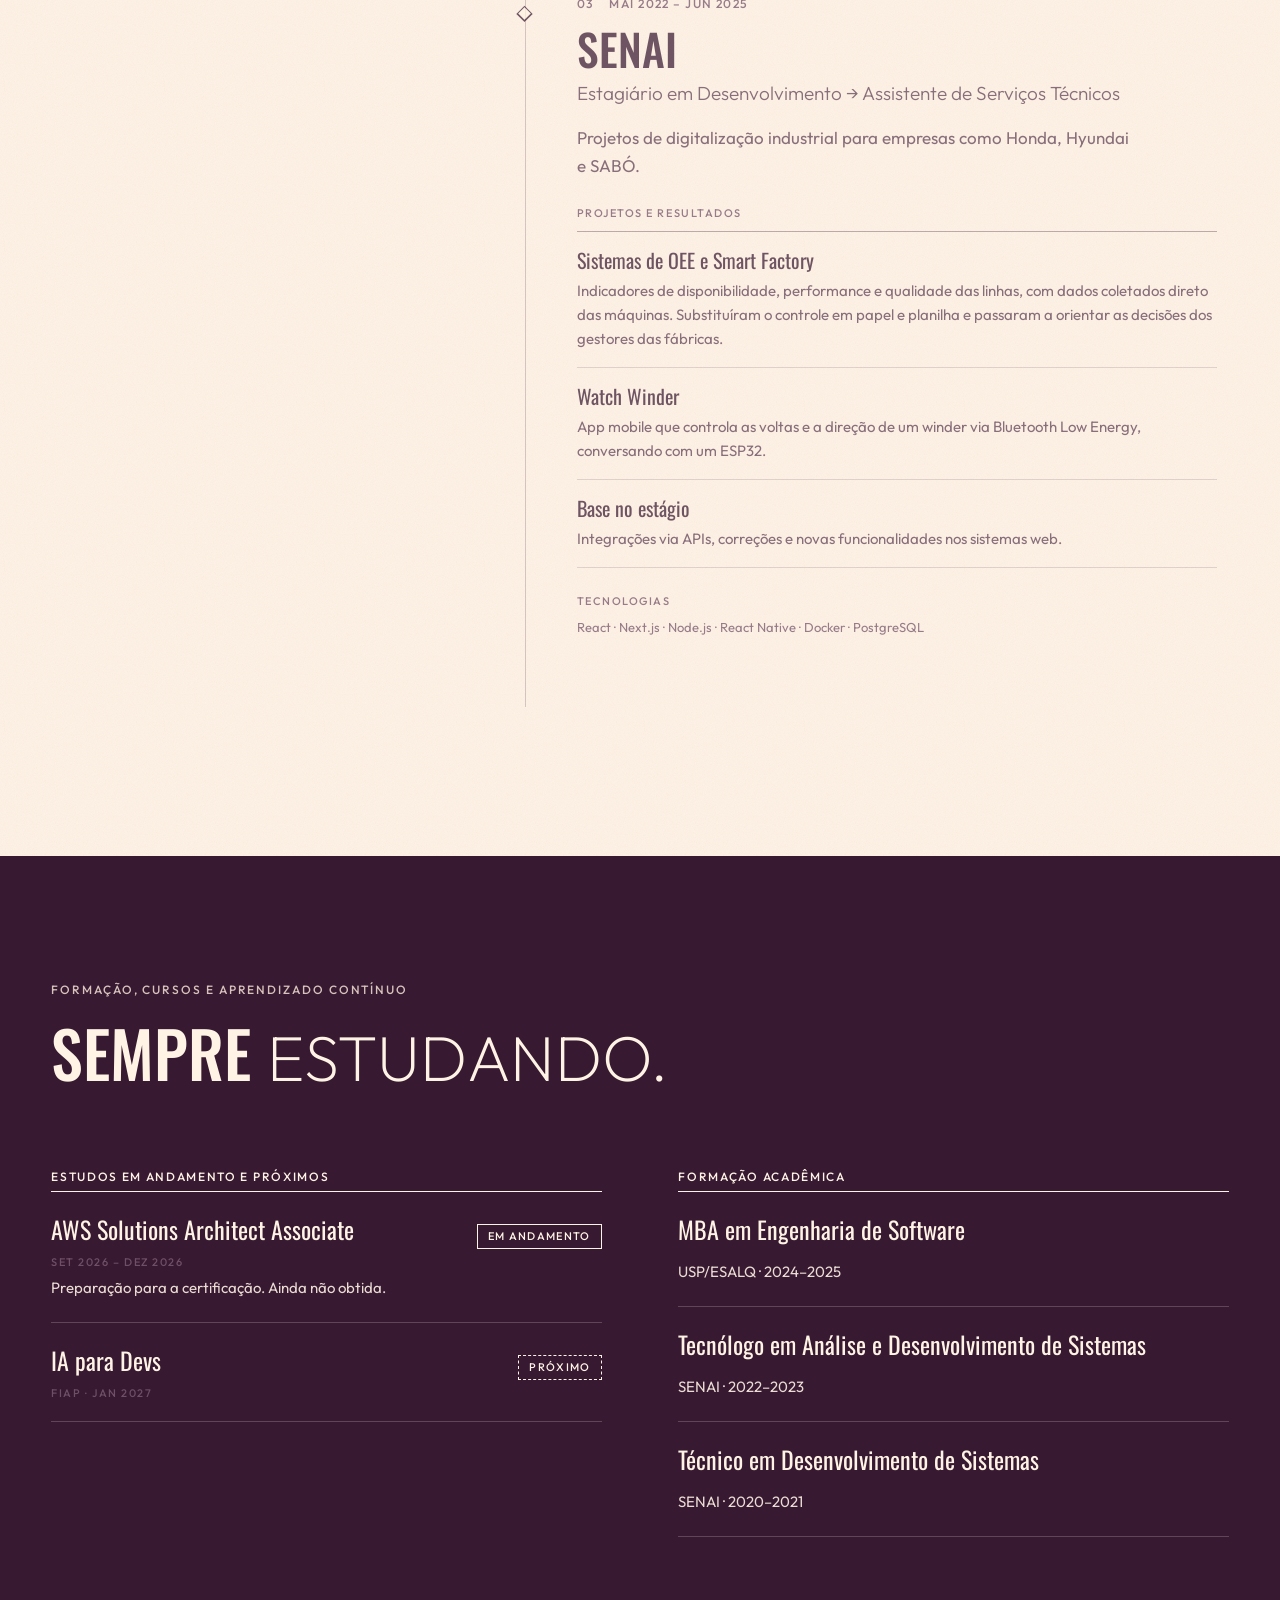
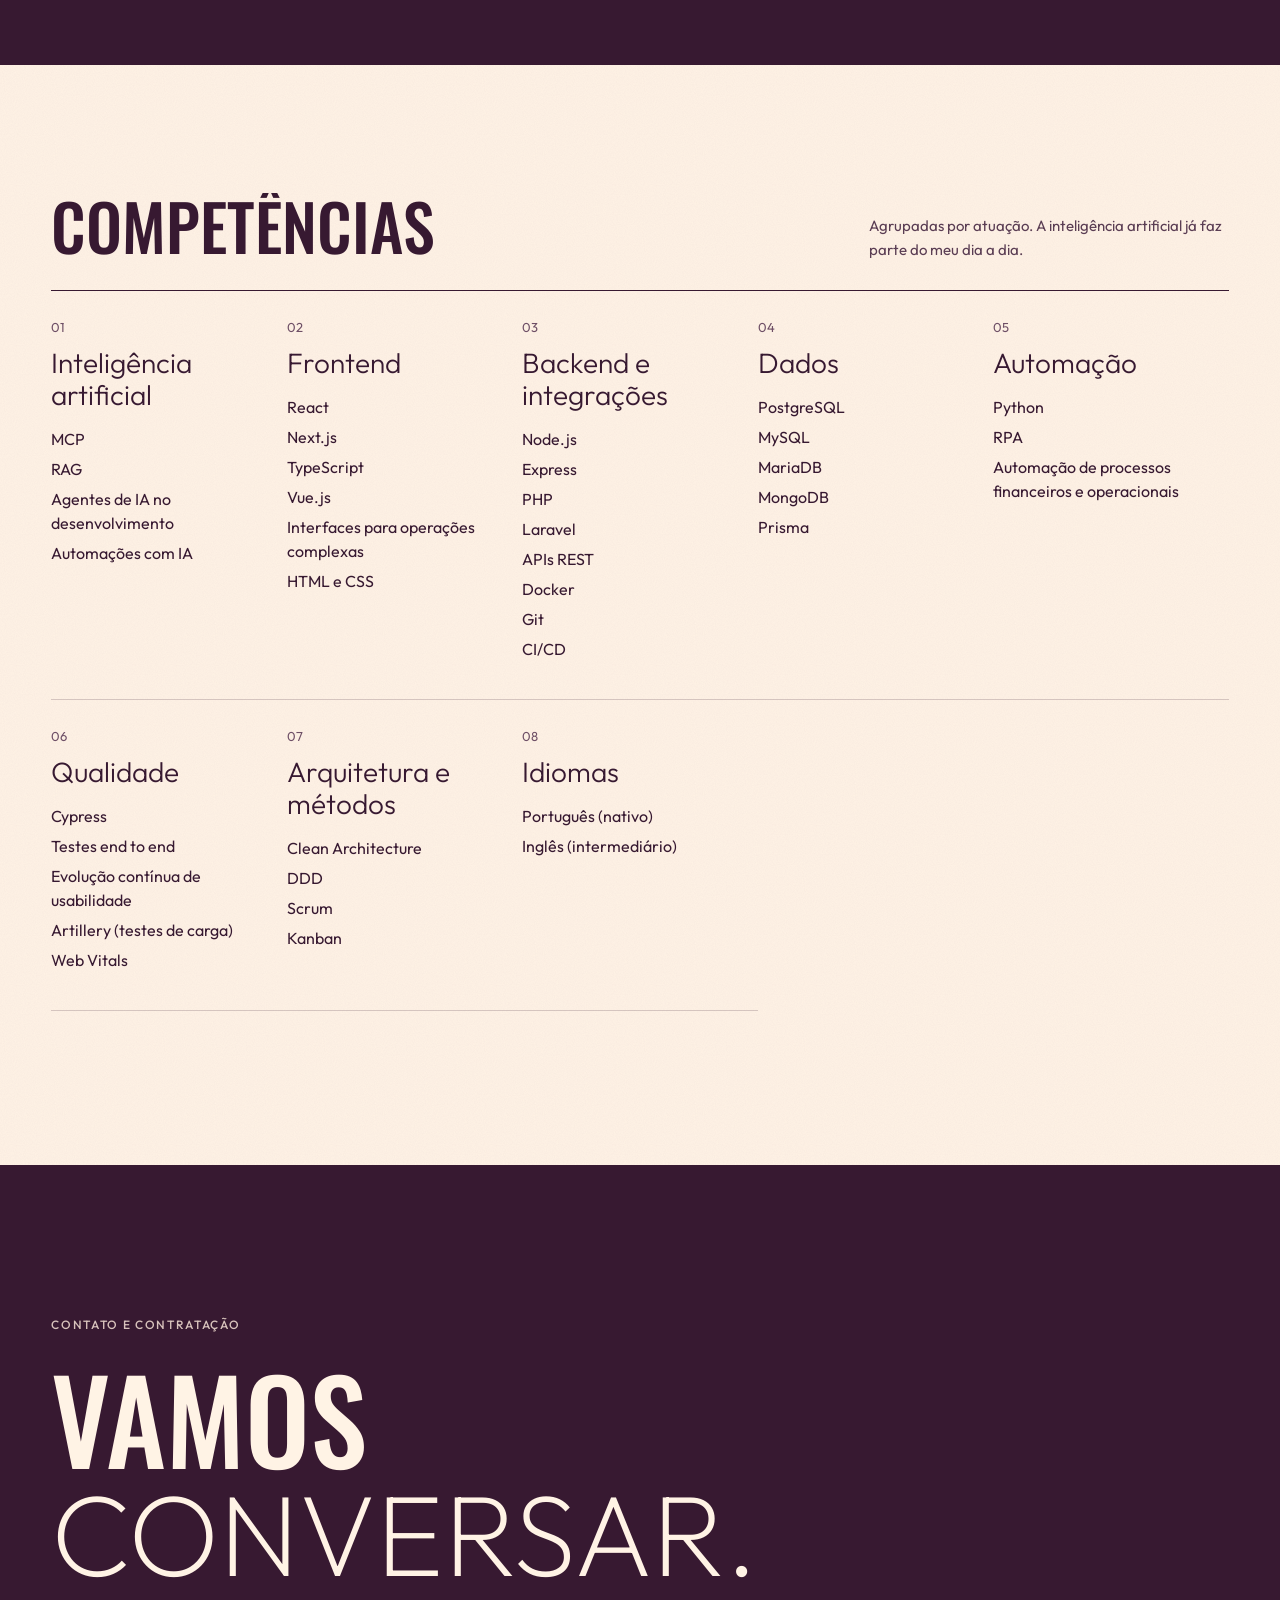
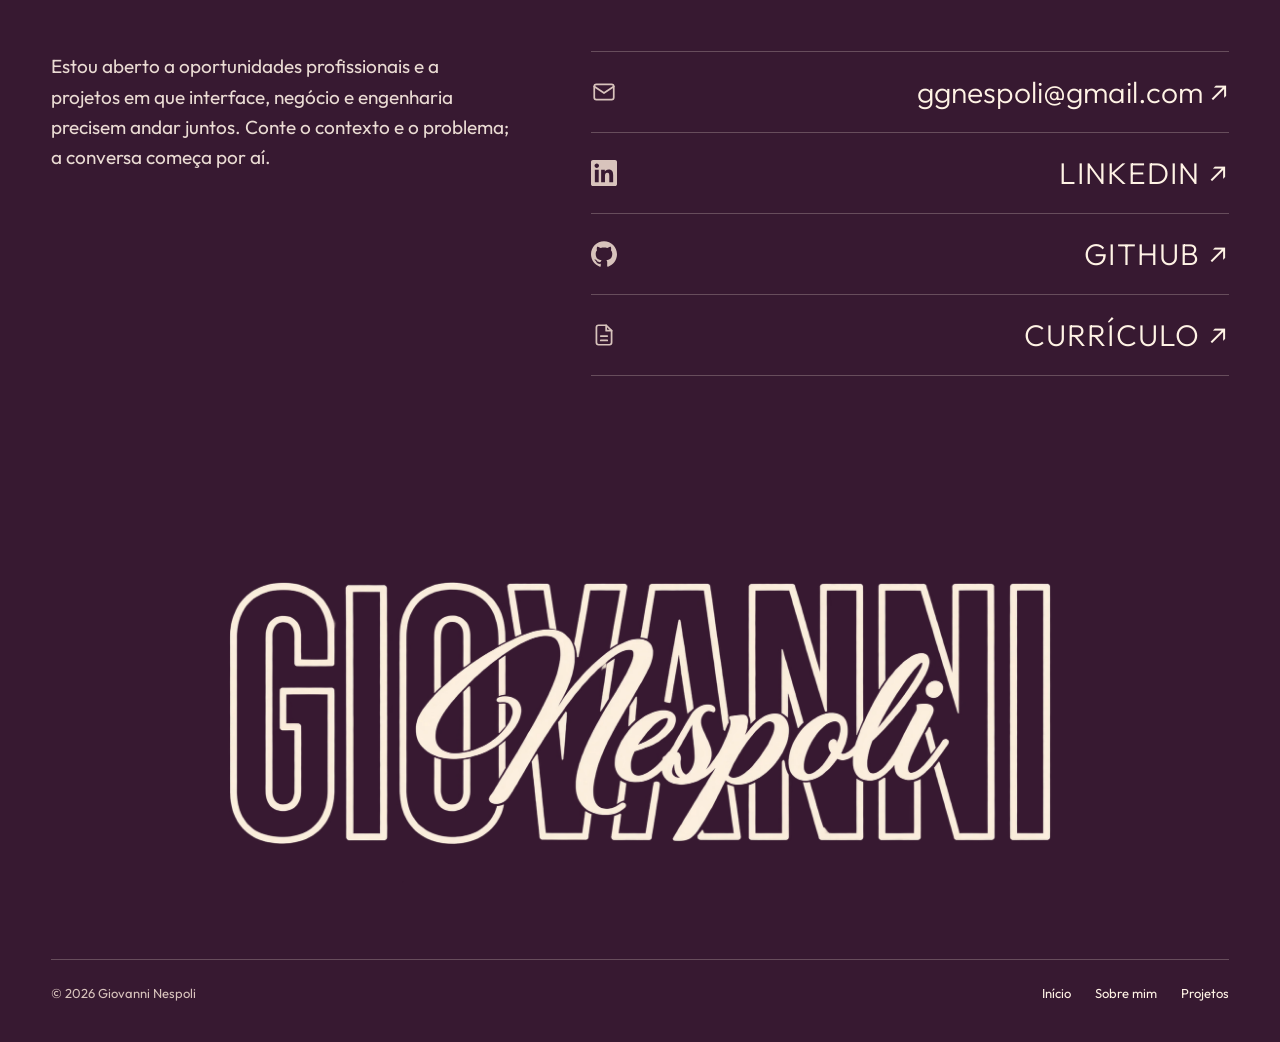
<file: sobre.html>
<!DOCTYPE html>
<html lang="pt-BR">
<head>
<meta charset="utf-8">
<meta name="viewport" content="width=device-width, initial-scale=1">
<title>Sobre mim — Giovanni Nespoli</title>
<link rel="preconnect" href="https://fonts.googleapis.com">
<link rel="preconnect" href="https://fonts.gstatic.com" crossorigin>
<script src="assets/js/theme.js?v=2"></script>
<link rel="stylesheet" href="https://fonts.googleapis.com/css2?family=Bebas+Neue&family=Great+Vibes&family=Oswald:wght@300..700&family=Outfit:wght@200..600&display=swap">
<link rel="stylesheet" href="assets/css/tokens.css?v=3">
<link rel="stylesheet" href="assets/css/base.css?v=3">
<link rel="stylesheet" href="assets/css/components.css?v=11">
<link rel="stylesheet" href="assets/css/pages.css?v=16">
</head>
<body data-page="sobre">
<main id="conteudo">
  <section class="sec about-open" data-screen-label="Sobre — Abertura">
    <div class="page-bar"><span data-reveal="up">Nº 02 — Sobre mim</span><span data-reveal="up">Trajetória e forma de trabalhar</span></div>
    <h1 class="h-xl" style="margin-top:clamp(40px,6vw,88px)">
      <span class="line-mask"><span data-reveal="line">Todo mundo gera código.</span></span>
      <span class="line-mask"><span class="light" data-reveal="line" data-delay="90">Pouca gente entende o problema.</span></span>
    </h1>
    <div class="about-cols">
      <figure class="about-fig">
        <div class="about-fig__box" data-reveal="mask" data-from="left"><div class="img-slot" data-src="assets/img/sobre-aula-senai.webp?v=2" data-alt="Giovanni apontando para blocos de código projetados, ensinando lógica de programação a crianças em uma sala do SENAI" data-label="Giovanni ensinando lógica de programação"></div></div>
        <figcaption>Ensinando lógica de programação com Minecraft para crianças e pré-adolescentes, em um evento do meu curso de tecnólogo no SENAI.</figcaption>
      </figure>
      <div class="about-txt">
        <p class="big" data-reveal="up">Sempre fui o curioso que precisava entender como as coisas funcionavam por dentro: primeiro os computadores, depois os games. Programar foi o caminho natural dessa curiosidade.</p>
        <p data-reveal="up">Mas o que me faz continuar é outra coisa: ver alguém usar algo que eu construí e perceber que o dia dessa pessoa ficou mais leve. Gosto de pegar um processo bagunçado, cheio de passos e improvisos, e transformar em algo simples, daqueles que a pessoa usa sem nem pensar.</p>
        <p data-reveal="up">Hoje a IA é uma das minhas principais ferramentas para isso. Ela tira o trabalho repetitivo do caminho e me deixa focar no que importa de verdade: entender o problema e quem convive com ele todos os dias.</p>
        <p data-reveal="up">Fora do código, games e música continuam fazendo parte de quem eu sou. E quando posso, coloco o que sei a serviço da comunidade: foi assim que nasceu o sistema de gestão da AD Missão Torre Forte.</p>
        <p data-reveal="up">Moro em São Paulo e estou aberto a oportunidades remotas ou híbridas.</p>
        <a class="btn btn--line" href="#contato" data-reveal="up">Vamos conversar <span aria-hidden="true">→</span></a>
      </div>
    </div>
  </section>

  <section class="sec tl-sec" aria-labelledby="exp-t" data-screen-label="Sobre — Timeline">
    <div class="tl-side"><div>
      <span class="eyebrow" data-reveal="up">Experiência profissional</span>
      <h2 id="exp-t" class="h-lg"><span class="line-mask"><span data-reveal="line">Trajetória</span></span><span class="line-mask"><span class="light" data-reveal="line" data-delay="80">recente.</span></span></h2>
      <p class="n" data-reveal="up">O que construí em cada fase, o valor gerado e as tecnologias usadas.</p>
    </div></div>
    <ol class="tl" id="tl"><div class="tl__rail" aria-hidden="true"></div><div class="tl__fill" id="tl-fill" aria-hidden="true"></div></ol>
  </section>

  <section class="study" aria-labelledby="form-t" data-screen-label="Sobre — Formação">
    <div class="sec study__in">
      <span class="eyebrow" data-reveal="up">Formação, cursos e aprendizado contínuo</span>
      <h2 id="form-t" class="h-lg"><span class="line-mask"><span data-reveal="line">Sempre <span class="light">estudando.</span></span></span></h2>
      <div class="study__grid">
        <div><h3 class="list-h" data-reveal="up">Estudos em andamento e próximos</h3><ul class="rows" id="estudos"></ul></div>
        <div class="study__col">
          <div><h3 class="list-h" data-reveal="up">Formação acadêmica</h3><ul class="rows" id="formacao"></ul></div>
        </div>
      </div>
    </div>
  </section>

  <section class="sec skills" aria-labelledby="comp-t" data-screen-label="Sobre — Competências">
    <div class="skills__head">
      <h2 id="comp-t" class="h-lg"><span class="line-mask"><span data-reveal="line">Competências</span></span></h2>
      <p data-reveal="up">Agrupadas por atuação. A inteligência artificial já faz parte do meu dia a dia.</p>
    </div>
    <div class="skills__grid" id="skills"></div>
  </section>
</main>
<footer id="contato" class="foot"></footer>
<script src="assets/js/site.js?v=12"></script>
<script src="assets/js/sobre.js?v=5"></script>
</body>
</html>
</file>
<file: assets/css/tokens.css>
:root {
  --ink: #371931; --paper: #FFF3E5;
  --ink-rgb: 55,25,49; --paper-rgb: 255,243,229;
  --m1: #6E4F66; --m2: #5A3D53; --m1i: #D8C3BC; --m2i: #EADBD3; --tile: #EFE0D0; --tape: #F2C230;
  --ease: cubic-bezier(.22,.61,.36,1); --ease-io: cubic-bezier(.76,0,.24,1);
  --gutter: clamp(20px, 4vw, 56px); --max: 1440px; --nav-h: 75px;
  --f-body: 'Outfit', sans-serif; --f-display: 'Oswald', sans-serif;
  --f-script: 'Great Vibes', cursive; --f-bebas: 'Bebas Neue', sans-serif;
}
/* MODO ESCURO (desativado)
:root[data-theme="dark"] {
  --ink: #FFF3E5; --paper: #371931;
  --ink-rgb: 255,243,229; --paper-rgb: 55,25,49;
  --m1: #D8C3BC; --m2: #EADBD3; --m1i: #6E4F66; --m2i: #5A3D53; --tile: #4A2342;
}
*/
</file>
<file: assets/css/base.css>
*, *::before, *::after { box-sizing: border-box; }
html { scroll-behavior: smooth; scroll-padding-top: 90px; }
body {
  margin: 0; background-color: var(--paper); color: var(--ink);
  background-image: url("data:image/svg+xml,%3Csvg xmlns='http://www.w3.org/2000/svg' width='160' height='160'%3E%3Cfilter id='n'%3E%3CfeTurbulence type='fractalNoise' baseFrequency='.9' numOctaves='2' stitchTiles='stitch'/%3E%3CfeColorMatrix values='0 0 0 0 .22 0 0 0 0 .1 0 0 0 0 .19 0 0 0 .05 0'/%3E%3C/filter%3E%3Crect width='100%25' height='100%25' filter='url(%23n)'/%3E%3C/svg%3E");
  font-family: var(--f-body); -webkit-font-smoothing: antialiased; overflow-x: hidden;
  font-variant-emoji: text;   /* setas como ↗ ficam texto no celular, não emoji (o HTML/JS também leva U+FE0E) */
  transition: background-color .3s, color .3s;
}
h1, h2, h3, p, ul { margin: 0; padding: 0; }
/* palavra que não cabe na linha quebra em vez de vazar a caixa ou ser cortada (títulos grandes, termos técnicos) */
h1, h2, h3, p, li, dd { overflow-wrap: break-word; }
ul { list-style: none; }
a { color: var(--ink); }
img { max-width: 100%; }
::selection { background: var(--ink); color: var(--paper); }
:focus-visible { outline: 2px solid currentColor; outline-offset: 4px; }
.sr-only { position: absolute; width: 1px; height: 1px; overflow: hidden; clip: rect(0 0 0 0); white-space: nowrap; }
.wrap { max-width: var(--max); margin: 0 auto; padding-left: var(--gutter); padding-right: var(--gutter); }
.eyebrow { font: 500 12px/1 var(--f-body); letter-spacing: .16em; text-transform: uppercase; color: var(--m1); }
.light { font-family: var(--f-body); font-weight: 200; }
.line-mask { display: block; overflow: hidden; padding-bottom: .06em; }
.line-mask > span { display: block; }
@media (prefers-reduced-motion: reduce) {
  *, *::before, *::after { transition-duration: .01ms !important; animation-duration: .01ms !important; scroll-behavior: auto !important; }
}
</file>
<file: assets/css/components.css>
/* ---------- Nav ---------- */
.skip { position: fixed; left: 16px; top: -60px; z-index: 200; background: var(--ink); color: var(--paper); padding: 10px 16px; font: 500 14px var(--f-body); text-decoration: none; }
.skip:focus { top: 12px; color: var(--paper); }
.nav { position: fixed; top: 0; left: 0; right: 0; z-index: 60; background: var(--paper); border-bottom: 1px solid rgba(var(--ink-rgb), .16); }
.nav__in { max-width: var(--max); margin: 0 auto; padding: 14px var(--gutter); display: flex; align-items: center; justify-content: space-between; gap: 24px; }
.nav__logo { display: block; line-height: 0; }
.nav__logo img { height: 46px; width: auto; display: block; }
.nav__logo .wordmark { font: 400 38px/1 var(--f-script); line-height: 46px; }
.nav__desk { display: flex; align-items: center; gap: 36px; }
.nav__links { display: flex; gap: 32px; }
.nav__links li { display: flex; align-items: center; gap: 8px; }
.nav__links a { font: 500 14px/1.2 var(--f-body); letter-spacing: .04em; text-decoration: none; padding: 6px 0; background: linear-gradient(var(--ink), var(--ink)) no-repeat 0 100% / 0 1px; transition: background-size .25s var(--ease); }
.nav__links a:hover, .nav__links a[aria-current="page"] { background-size: 100% 1px; }
.nav__links li.is-active::before { content: ""; width: 5px; height: 5px; background: var(--ink); transform: rotate(45deg); }
.btn-ghost { font: 500 13px/1 var(--f-body); letter-spacing: .06em; color: var(--ink); background: transparent; border: 1px solid rgba(var(--ink-rgb), .45); padding: 0 14px; min-height: 44px; cursor: pointer; }
.btn-ghost:hover { border-color: var(--ink); }
.nav__menu-btn { display: none; font: 500 14px/1 var(--f-body); letter-spacing: .06em; color: var(--ink); background: transparent; border: 1px solid var(--ink); padding: 12px 18px; min-height: 44px; cursor: pointer; }
.nav-spacer { height: var(--nav-h); }
.btn { display: inline-flex; align-items: center; gap: 10px; min-height: 52px; padding: 14px 30px; font: 500 14px var(--f-body); letter-spacing: .04em; text-decoration: none; border: 1px solid var(--ink); transition: background .2s, color .2s; }
.btn--solid { background: var(--ink); color: var(--paper); }
.btn--solid:hover { background: var(--paper); color: var(--ink); }
.btn--line { color: var(--ink); }
.btn--line:hover { background: var(--ink); color: var(--paper); }
.btn.btn--paper { background: #FFF3E5; color: #371931; border-color: #FFF3E5; }
.btn.btn--paper:hover { background: transparent; color: #FFF3E5; }
.btn--sm { min-height: 0; padding: 12px 20px; }

.menu { position: fixed; inset: 0; z-index: 80; background: var(--ink); color: var(--paper); display: flex; flex-direction: column; padding: 14px 20px 32px; transform: translateY(-100%); visibility: hidden; transition: transform .5s var(--ease-io), visibility .5s; }
.menu.is-open { transform: none; visibility: visible; }
.menu__top { display: flex; justify-content: space-between; align-items: center; min-height: 46px; gap: 10px; }
.menu__top .wordmark { font: 400 30px/1 var(--f-script); margin-right: auto; }
.menu button { font: 500 14px/1 var(--f-body); color: var(--paper); background: transparent; border: 1px solid var(--paper); padding: 12px 18px; min-height: 44px; cursor: pointer; }
.menu nav { margin: auto 0; }
.menu nav li { border-bottom: 1px solid rgba(var(--paper-rgb), .22); margin-bottom: 8px; }
.menu nav a { display: flex; justify-content: space-between; align-items: baseline; padding: 18px 0; font: 300 44px/1.05 var(--f-body); color: var(--paper); text-decoration: none; }
.menu nav a span:last-child { font: 400 13px var(--f-body); }
.menu__cta { display: flex; justify-content: center; align-items: center; min-height: 52px; background: var(--paper); color: var(--ink); text-decoration: none; font: 500 15px var(--f-body); letter-spacing: .04em; }
.curtain { position: fixed; inset: 0; z-index: 150; background: var(--ink); transform: translateY(100%); pointer-events: none; display: flex; align-items: center; justify-content: center; }
.curtain span { font: 400 clamp(48px, 8vw, 96px)/1 var(--f-script); color: var(--paper); }
/* Cópia da cortina fechada, ativa desde o <head> (theme.js) para a página nova não piscar antes do site.js rodar */
html.pf-curtain::after { content: 'Nespoli'; position: fixed; inset: 0; z-index: 150; background: var(--ink); pointer-events: none; display: flex; align-items: center; justify-content: center; font: 400 clamp(48px, 8vw, 96px)/1 var(--f-script); color: var(--paper); }
/* Os links internos trocam só o <main> (navegação suave, site.js), sem trocar de documento. As regras abaixo
   valem para quando há troca real de documento (falha na navegação suave): o navegador segura a página antiga até
   a nova renderizar (troca seca; mix-blend-mode: normal evita que ele SOME as duas imagens por um quadro) e o
   fundo do documento fica escuro, que é a cor usada para preencher o vão entre as páginas.
   pf-leaving = página que sai (site.js), pf-curtain = página que entra (theme.js). */
@view-transition { navigation: auto; }
::view-transition-old(root), ::view-transition-new(root) { animation: none; mix-blend-mode: normal; }
html.pf-leaving, html.pf-curtain { background-color: var(--ink); }
/* Depois da navegação suave o foco vai para o título da página nova (leitores de tela); sem contorno visual */
main:focus, main h1:focus { outline: none; }
/* Texto digitado (text-type.js): cursor fixo enquanto digita, piscando quando para */
.text-type__cursor { display: inline-block; animation: tt-blink .5s ease-in-out infinite alternate; }
.is-typing .text-type__cursor { animation: none; }
@keyframes tt-blink { to { opacity: 0; } }
@media (max-width: 859px) { .nav__desk { display: none; } .nav__menu-btn { display: block; } }
@media (min-width: 860px) { .menu { display: none; } }

/* ---------- Image slot (placeholder até a foto existir) ---------- */
.img-slot { position: absolute; inset: 0; overflow: hidden; }
.img-slot img { width: 100%; height: 100%; object-fit: cover; display: block; }
.img-slot.is-empty { display: flex; align-items: center; justify-content: center; text-align: center; padding: 20px; border: 1px dashed rgba(var(--ink-rgb), .45); color: var(--m1); font: 400 13px/1.4 var(--f-body); background: rgba(var(--ink-rgb), .04); }

/* ---------- Faixa de bloqueio (PF.tape em site.js) ----------
   Amarela com bordas listradas no ink; o texto corre devagar. Larga o bastante (left/right negativos) para
   cruzar a caixa inclinada sem mostrar as pontas; a caixa-mãe corta com overflow: hidden. */
.tape { --edge: clamp(5px, .55vw, 8px); position: absolute; left: -25%; right: -25%; top: 50%; z-index: 2; pointer-events: none; overflow: hidden;
  padding: calc(var(--edge) + 6px) 0; color: var(--ink); box-shadow: 0 10px 24px rgba(var(--ink-rgb), .3);
  background:
    repeating-linear-gradient(-45deg, var(--ink) 0 8px, var(--tape) 8px 16px) top / 100% var(--edge) no-repeat,
    repeating-linear-gradient(-45deg, var(--ink) 0 8px, var(--tape) 8px 16px) bottom / 100% var(--edge) no-repeat,
    var(--tape); }
.tape__track { display: flex; width: max-content; align-items: center; animation: tape-run 40s linear infinite; }
.tape__track span { font: 400 clamp(18px, 1.7vw, 26px)/1 var(--f-bebas); letter-spacing: .14em; white-space: nowrap; }
.tape__track i { font: 400 clamp(12px, 1vw, 15px)/1 var(--f-body); font-style: normal; margin: 0 clamp(14px, 1.6vw, 24px); }
.tape--a { transform: translateY(-50%) rotate(-7deg); }
.tape--b { transform: translateY(-50%) rotate(7deg); }
.tape--b .tape__track { animation-direction: reverse; }
.tape--low { top: auto; bottom: 14%; transform: rotate(-3deg); }
.tape--flat { position: relative; left: 0; right: 0; top: 0; box-shadow: none; }
@keyframes tape-run { to { transform: translateX(-50%); } }
@media (prefers-reduced-motion: reduce) { .tape__track { animation: none; } }
/* Painel no lugar da imagem de um projeto confidencial: textura de código (a mesma do GIOVANNI) + duas faixas em X */
.lock { position: absolute; inset: 0; overflow: hidden; background: var(--ink); }
.lock::before { content: ""; position: absolute; inset: -10%; background: url(../img/code-texture.svg) center / cover no-repeat; opacity: .5; }
.lock .tape--a { top: 42%; }
.lock .tape--b { top: 60%; }

/* ---------- Footer / Contato ---------- */
.foot { background: var(--ink); color: var(--paper); position: relative; overflow: hidden; }
.foot__in { max-width: var(--max); margin: 0 auto; padding: clamp(80px, 12vw, 160px) var(--gutter) 40px; container-type: inline-size; }
.foot .eyebrow { color: var(--m1i); letter-spacing: .14em; margin-bottom: 32px; display: block; }
.foot h2 { font: 500 clamp(52px, 9vw, 148px)/.95 var(--f-display); text-transform: uppercase; }
.foot h2 { font-size: min(clamp(52px, 9vw, 148px), 15.5cqi); }   /* "CONVERSAR." mede 6,15 em: cabe até em 320px */
.foot__cols { display: flex; flex-wrap: wrap; gap: 48px 80px; margin-top: 56px; align-items: flex-start; }
.foot__txt { flex: 1 1 320px; max-width: 460px; font: 400 19px/1.6 var(--f-body); color: var(--m2i); text-wrap: pretty; }
.foot__list { flex: 1 1 420px; border-top: 1px solid rgba(var(--paper-rgb), .24); }
.foot__list li { display: flex; justify-content: space-between; align-items: center; gap: 16px; flex-wrap: wrap; padding: 22px 0; border-bottom: 1px solid rgba(var(--paper-rgb), .24); }
.foot__ico { display: inline-flex; color: var(--m1i); }
.foot__ico svg { width: 26px; height: 26px; }
.foot__list a { font: 300 clamp(22px, 2.4vw, 30px)/1.2 var(--f-body); color: var(--paper); text-decoration: none; background: linear-gradient(var(--paper), var(--paper)) no-repeat 0 100% / 0 1px; transition: background-size .25s var(--ease); }
.foot__list a:hover { background-size: 100% 1px; }
.foot__list a.is-caps { text-transform: uppercase; letter-spacing: .04em; }
.tbd { font: 400 13px/1 var(--f-body); color: var(--m1i); border: 1px dashed rgba(var(--paper-rgb), .45); padding: 8px 12px; }
.foot__logo { margin-top: clamp(80px, 10vw, 140px); display: flex; justify-content: center; }
.foot__logo img { width: min(100%, 900px); height: auto; }
.foot__logo .wordmark { font: 400 clamp(80px, 16vw, 220px)/1 var(--f-script); }
.foot__bar { display: flex; flex-wrap: wrap; justify-content: space-between; gap: 16px; margin-top: 40px; padding-top: 24px; border-top: 1px solid rgba(var(--paper-rgb), .24); font: 400 13px/1.4 var(--f-body); color: var(--m1i); }
.foot__bar nav { display: flex; gap: 24px; }
.foot__bar a { color: var(--paper); text-decoration: none; }

/* logos têm fundo branco: multiplica sobre o papel */
.nav__logo img, .foot__logo img { mix-blend-mode: multiply; }
.foot__logo img { mix-blend-mode: normal; } /* logo-claro.webp já é creme sobre fundo transparente */
</file>
<file: assets/css/home.css>
/* ---------- Hero: shared ---------- */
.hero-bar { display: flex; justify-content: space-between; font: 500 12px/1 var(--f-body); letter-spacing: .16em; text-transform: uppercase; color: var(--m1); border-bottom: 1px solid rgba(var(--ink-rgb), .2); }
.hero-title { line-height: 0; font-weight: 400; }
.hero-title svg { width: 100%; height: auto; display: block; overflow: visible; }
.t-giovanni, .t-giovanni-mask { font-family: var(--f-bebas); font-size: 330px; }
.t-giovanni { fill: none; stroke: var(--ink); stroke-width: 1.3; }
/* GIOVANNI com código dentro: a própria palavra é a máscara, recuada pelo traço preto (deixa um fio creme
   entre o contorno e o preenchimento). A textura (assets/img/code-texture.svg) fica mais esparsa e discreta em telas menores. */
.t-giovanni-mask { fill: #fff; stroke: #000; stroke-width: 5; }
.t-code__fill { fill: var(--ink); }
.t-code { opacity: .62; transform-box: view-box; transform-origin: 50% 50%; }
@media (max-width: 1099px) { .t-code { opacity: .45; scale: 1.25; } }
@media (max-width: 599px) { .t-code { opacity: .22; scale: 1.6; } }
@media (prefers-reduced-motion: no-preference) { .t-code { animation: code-drift 24s ease-in-out infinite alternate; } }
@keyframes code-drift { from { translate: 0 -4px; } to { translate: 0 4px; } }
.t-nespoli { font-family: var(--f-script); font-size: 235px; fill: var(--ink); stroke: var(--paper); stroke-width: 11; paint-order: stroke; stroke-linejoin: round; }
.lead-kicker { font: 700 clamp(24px, 2.2vw, 32px)/1.15 var(--f-body); letter-spacing: .06em; text-transform: uppercase; border-top: 1px solid var(--ink); padding-top: 14px; }
.lead-kicker__sub { font-size: .6em; font-weight: 300; letter-spacing: .16em; margin-top: 4px; }
.lead-kicker__main:not(.is-typing) .text-type__cursor { visibility: hidden; }
.lead-text { font: 400 14px/1.55 var(--f-body); color: var(--m2); text-wrap: pretty; }
.ctas { display: grid; grid-template-columns: max-content; gap: 10px; }
.ctas .btn { justify-content: center; }
/* hover dos cards: cresce 3,5% como as imagens da galeria; usa `scale` (e não transform) para não brigar com o reveal */
.hl-card { display: block; background: var(--ink); color: var(--paper); text-decoration: none; padding: 22px 26px 20px; border: 1px solid var(--ink); transition: scale .3s var(--ease); }
.hl-card:hover { color: var(--paper); scale: 1.035; }
.hl-card__top { display: flex; justify-content: space-between; align-items: center; font: 500 11px/1 var(--f-body); letter-spacing: .16em; text-transform: uppercase; color: var(--m1i); }
.hl-card__big { display: block; margin-top: 18px; font: 500 clamp(48px, 5vw, 76px)/.95 var(--f-display); text-transform: uppercase; }
.hl-card__t { display: block; margin-top: 12px; font: 500 17px/1.3 var(--f-body); }
.mini-card { display: block; background: var(--paper); color: var(--ink); text-decoration: none; padding: 16px 18px; border: 1px solid var(--ink); transition: scale .3s var(--ease); }
.mini-card:hover { scale: 1.035; }
.mini-card small { display: flex; justify-content: space-between; align-items: center; margin-bottom: 10px; font: 500 11px/1 var(--f-body); letter-spacing: .16em; text-transform: uppercase; color: var(--m1); }
.mini-card strong { display: block; font: 500 22px/1 var(--f-display); text-transform: uppercase; }
.mini-card span { display: block; margin-top: 8px; font: 400 13px/1.45 var(--f-body); color: var(--m2); }
/* seta ↗ (a mesma dos links externos): indica que o card navega */
.card-arrow { font: 400 18px/1 var(--f-body); font-style: normal; letter-spacing: 0; font-variant-emoji: text; transition: transform .25s var(--ease); }
.hl-card .card-arrow { color: var(--paper); }
.mini-card .card-arrow { color: var(--ink); }
.hl-card:hover .card-arrow, .mini-card:hover .card-arrow { transform: translate(3px, -3px); }

/* ---------- Hero: cena (desktop) ---------- */
.hero-scene { display: none; position: relative; height: 190vh; }
.hero-flow { max-width: var(--max); margin: 0 auto; padding: 20px var(--gutter) 64px; }
@media (min-width: 1100px) and (prefers-reduced-motion: no-preference) {
  .hero-scene { display: block; }
  .hero-flow { display: none; }
}
.scene__sticky { position: sticky; top: var(--nav-h); height: calc(100vh - var(--nav-h)); min-height: 640px; overflow: hidden; }
.scene__plane { position: absolute; left: 0; right: 0; bottom: 0; height: 0; background: var(--ink); z-index: 2; }
.scene__wrap { position: relative; max-width: var(--max); height: 100%; margin: 0 auto; }
.scene__inner { position: absolute; top: 0; bottom: 0; left: var(--gutter); right: var(--gutter); }
.scene__inner .hero-bar { position: absolute; left: 0; right: 0; top: 0; padding: 18px 0; z-index: 5; }
.scene__title { position: absolute; left: 0; right: 0; top: 4%; z-index: 1; }
.scene__photo { position: absolute; left: 50%; bottom: 0; height: 78%; aspect-ratio: 4/5; transform: translateX(-50%); transform-origin: 50% 100%; z-index: 3; }
.scene__photo-back { position: absolute; top: 16%; bottom: -1px; left: -28px; right: 28px; border: 1px solid var(--ink); }
.scene__photo-in { position: absolute; inset: 0; overflow: hidden; border: 1px solid var(--ink); }
.scene__photo-img { position: absolute; inset: 0; }
.scene__sig { position: absolute; left: 50%; bottom: 3%; width: 40%; transform: translateX(-50%); transform-origin: 50% 100%; z-index: 4; pointer-events: none; }
.scene__sig svg { width: 100%; height: auto; display: block; overflow: visible; }
.scene__lead { position: absolute; left: 0; bottom: calc(6% + 40px); width: min(29%, 380px); display: flex; flex-direction: column; gap: 14px; z-index: 5; }
.scene__col { position: absolute; left: 36%; bottom: calc(6% + 40px); width: 31%; display: flex; flex-direction: column; gap: clamp(28px, 5vh, 56px); z-index: 5; }
.scene__c1 { transform-origin: 0 0; }
.scene__c1 .hl-card { outline: 1px solid var(--ink); outline-offset: 5px; }
.scene__minis { display: grid; grid-template-columns: 1fr 1fr; grid-auto-rows: 1fr; gap: 12px; }
.scene__minis .mini-card { height: 100%; }
.scene__c2, .scene__c3, .scene__c4, .scene__c5 { opacity: 0; visibility: hidden; }
/* telas baixas: com descrição, a grade 2×2 empurra o card escuro até a barra do hero; ficam rótulo e título */
@media (max-height: 760px) { .scene__minis .mini-card span { display: none; } }

/* ---------- Hero: fluxo (mobile / reduced motion) ---------- */
.flow__title { margin-top: 24px; position: relative; z-index: 1; }
.flow__photo { position: relative; width: min(100%, 520px); margin: -11% auto 0; z-index: 2; }
.flow__photo-back { position: absolute; top: 14%; bottom: -1px; left: -12px; right: 12px; border: 1px solid var(--ink); }
.flow__photo-box { position: relative; aspect-ratio: 4/5; overflow: hidden; border: 1px solid var(--ink); }
.flow__sig { position: absolute; left: -4%; right: -4%; bottom: -8%; pointer-events: none; }
.flow__sig svg { width: 100%; height: auto; display: block; overflow: visible; }
.flow__cols { display: flex; flex-wrap: wrap; gap: 40px 64px; margin-top: 64px; align-items: flex-start; }
.flow__lead { flex: 1 1 340px; display: flex; flex-direction: column; gap: 18px; max-width: 560px; }
.flow__lead .lead-kicker { font-size: clamp(26px, 6vw, 40px); }
.flow__lead .lead-text { font-size: 16px; line-height: 1.6; }
.flow__cards { flex: 1 1 300px; display: flex; flex-direction: column; gap: 12px; max-width: 480px; }
.flow__cards .hl-card { padding: 24px; }
.flow__mini { display: grid; grid-template-columns: repeat(2, minmax(0, 1fr)); grid-auto-rows: 1fr; gap: 12px; }
@media (max-width: 351px) { .flow__mini { grid-template-columns: 1fr; } }

/* ---------- Empresas ---------- */
.emp { border-top: 1px solid rgba(var(--ink-rgb), .2); border-bottom: 1px solid rgba(var(--ink-rgb), .2); padding: clamp(40px, 5vw, 72px) 0; }
.emp__head { max-width: var(--max); margin: 0 auto; padding: 0 var(--gutter); display: flex; flex-wrap: wrap; justify-content: space-between; align-items: baseline; gap: 12px 32px; }
.emp h2 { font: 500 clamp(28px, 3.2vw, 44px)/1.05 var(--f-display); text-transform: uppercase; }
.mqw { overflow: hidden; margin-top: clamp(24px, 3vw, 40px); -webkit-mask-image: linear-gradient(90deg, transparent, #000 8%, #000 92%, transparent); mask-image: linear-gradient(90deg, transparent, #000 8%, #000 92%, transparent); }
.mq { display: flex; width: max-content; align-items: center; animation: mq 38s linear infinite; }
.mq__item { flex: none; width: clamp(180px, 18vw, 260px); aspect-ratio: 2/1; margin: 0 clamp(8px, 1.5vw, 24px); display: flex; align-items: center; justify-content: center; }
.mq__item img { width: 100%; height: 100%; object-fit: contain; mix-blend-mode: multiply; }
/* modo escuro (desativado): :root[data-theme="dark"] .mq__item img { mix-blend-mode: screen; filter: grayscale(1) invert(1); } */
.mq__item .name { font: 500 clamp(22px, 2.2vw, 30px)/1 var(--f-display); text-transform: uppercase; letter-spacing: .04em; color: var(--m1); }
@keyframes mq { from { transform: translateX(0); } to { transform: translateX(-50%); } }
@media (prefers-reduced-motion: reduce) { .mq { animation: none; flex-wrap: wrap; width: auto; justify-content: center; } }
</file>
<file: assets/css/pages.css>
/* Elementos comuns às páginas internas */
.sec { max-width: var(--max); margin: 0 auto; padding-left: var(--gutter); padding-right: var(--gutter); }
.page-bar { display: flex; justify-content: space-between; gap: 16px; flex-wrap: wrap; font: 500 12px/1 var(--f-body); letter-spacing: .14em; text-transform: uppercase; color: var(--m1); padding-bottom: 18px; border-bottom: 1px solid rgba(var(--ink-rgb), .2); }
.h-xl { font: 500 clamp(56px, 10vw, 168px)/.92 var(--f-display); text-transform: uppercase; }
/* Títulos grandes nunca passam da largura útil (cqi = % do container): a palavra mais longa hoje, "CONHECIMENTO",
   mede 6,12 em. Sem suporte a cqi, a linha é ignorada e vale o clamp acima. */
.h-xl { font-size: min(clamp(56px, 10vw, 168px), 15.5cqi); }
.h-lg { font: 500 clamp(40px, 5vw, 72px)/1.02 var(--f-display); text-transform: uppercase; }
.lbl { font: 500 11px/1 var(--f-body); letter-spacing: .14em; text-transform: uppercase; color: var(--m1); }
.dark-sec { background: var(--ink); color: var(--paper); }
.dark-sec .eyebrow { color: var(--m1i); }
.ph-chip { border: 1px dashed rgba(var(--ink-rgb), .45); padding: 4px 9px; font: 400 13px var(--f-body); text-transform: none; letter-spacing: .02em; }

/* ---------- Sobre ---------- */
.about-open { padding-top: clamp(28px, 5vw, 64px); padding-bottom: 0; container-type: inline-size; }
.about-open h1 { margin-top: clamp(40px, 6vw, 88px); }
.about-open h1 .light { padding-left: clamp(0px, 12vw, 220px); }
@media (max-width: 479px) { .about-open h1 .light { padding-left: 0; } }
.about-cols { display: flex; flex-wrap: wrap; gap: 48px clamp(40px, 7vw, 120px); margin-top: clamp(56px, 7vw, 100px); align-items: flex-start; }
.about-fig { flex: 0 1 400px; margin: 0; position: sticky; top: 100px; align-self: flex-start; will-change: transform; }
/* abaixo de 1000px as colunas quebram e a foto fica acima do texto: presa no topo, ela cobriria o texto ao rolar */
@media (max-width: 999px) { .about-fig { position: static; } }
.about-fig__box { aspect-ratio: 3/4; position: relative; overflow: hidden; background: var(--tile); }
.about-fig figcaption { margin-top: 12px; font: 400 13px/1.5 var(--f-body); color: var(--m1); letter-spacing: .02em; text-wrap: pretty; }
.about-txt { flex: 1 1 440px; max-width: 640px; display: flex; flex-direction: column; gap: 24px; }
.about-txt .big { font: 400 clamp(24px, 2.4vw, 32px)/1.35 var(--f-display); text-wrap: pretty; }
.about-txt p:not(.big) { font: 400 17px/1.7 var(--f-body); color: var(--m2); text-wrap: pretty; }
.about-txt .btn { align-self: flex-start; }
.tl-sec { padding-top: clamp(80px, 11vw, 150px); padding-bottom: clamp(80px, 11vw, 150px); display: flex; flex-wrap: wrap; gap: 40px clamp(40px, 8vw, 140px); }
.tl-side { flex: 1 1 280px; max-width: 380px; }
.tl-side > div { position: sticky; top: 120px; }
.tl-side .eyebrow { display: block; margin-bottom: 24px; }
.tl-side p.n { margin-top: 20px; font: 400 15px/1.6 var(--f-body); color: var(--m2); }
.tl { flex: 2 1 520px; margin: 0; padding: 0 0 0 clamp(28px, 4vw, 56px); position: relative; list-style: none; }
.tl__rail, .tl__fill { position: absolute; left: 0; top: 8px; width: 1px; }
.tl__rail { bottom: 8px; background: rgba(var(--ink-rgb), .2); }
.tl__fill { height: 0; background: var(--ink); }
.tl__item { position: relative; padding: 0 0 clamp(48px, 6vw, 80px); opacity: .72; transition: opacity .3s; }
.tl__item.is-active { opacity: 1; }
.tl__dot { position: absolute; left: calc(-1 * clamp(28px, 4vw, 56px) - 6px); top: 10px; width: 11px; height: 11px; transform: rotate(45deg); background: var(--paper); border: 1px solid var(--ink); transition: transform .3s, background .3s; }
.tl__item.is-passed .tl__dot { background: var(--ink); }
.tl__item.is-active .tl__dot { transform: rotate(45deg) scale(1.3); }
.tl__meta { display: flex; flex-wrap: wrap; gap: 10px 16px; align-items: center; font: 500 12px/1 var(--f-body); letter-spacing: .12em; text-transform: uppercase; color: var(--m1); }
.tl__now { color: var(--paper); background: var(--ink); padding: 6px 10px; }
.tl__item h3 { margin-top: 16px; font: 500 clamp(32px, 3.4vw, 48px)/1.05 var(--f-display); text-transform: uppercase; }
.tl__item h3 .tbd-t { font-family: var(--f-body); font-weight: 200; color: var(--m1); }
.tl__role { margin-top: 8px; font: 300 19px/1.4 var(--f-body); color: var(--m2); }
.tl__ctx { margin-top: 18px; max-width: 600px; font: 400 17px/1.65 var(--f-body); color: var(--m2); text-wrap: pretty; }
/* entregas: reusa a lista .rows da Formação, um pouco menor para não competir com o nome da empresa */
.tl__lbl { margin-top: 28px; }
.rows.tl__wins { margin-top: 12px; max-width: 640px; border-top-color: rgba(var(--ink-rgb), .45); }
.rows.tl__wins li { padding: 16px 0; gap: 6px; }
.rows.tl__wins .row-t { font-size: 20px; }
.tl__case { align-self: flex-start; margin-top: 2px; font: 500 13px/1.4 var(--f-body); letter-spacing: .04em; }
.tl__stack { margin-top: 10px; font: 400 13px/1.6 var(--f-body); color: var(--m1); }
.study { background: var(--ink); color: var(--paper); }
.study .eyebrow { color: var(--m1i); }
.study .rows { border-top-color: var(--paper); }
.study .rows li { border-bottom-color: rgba(var(--paper-rgb), .2); }
.study .rows .row-n, .study .rows .empty { color: var(--m2i); }
.study .rows .badge { border-color: var(--paper); }
.study .ph-chip { border-color: rgba(var(--paper-rgb), .45); }
.study__in { padding-top: clamp(80px, 10vw, 140px); padding-bottom: clamp(80px, 10vw, 140px); }
.study__in .eyebrow { display: block; margin-bottom: 24px; }
.study__grid { display: grid; grid-template-columns: repeat(auto-fit, minmax(min(100%, 360px), 1fr)); gap: 56px clamp(40px, 6vw, 96px); margin-top: clamp(48px, 6vw, 80px); }
.study__col { display: flex; flex-direction: column; gap: 48px; }
.list-h { font: 500 12px/1 var(--f-body); letter-spacing: .14em; text-transform: uppercase; margin-bottom: 8px; }
.rows { border-top: 1px solid var(--ink); }
.rows li { padding: 22px 0; border-bottom: 1px solid rgba(var(--ink-rgb), .2); display: flex; flex-direction: column; gap: 8px; }
.rows .row-top { display: flex; justify-content: space-between; align-items: baseline; gap: 16px; flex-wrap: wrap; }
.rows .row-t { font: 400 24px/1.25 var(--f-display); }
.rows .row-n { font: 400 15px/1.6 var(--f-body); color: var(--m2); }
.rows .badge { font: 500 11px/1 var(--f-body); letter-spacing: .12em; text-transform: uppercase; border: 1px solid var(--ink); padding: 6px 10px; }
.rows .badge--next { border-style: dashed; }
.rows .empty { font: 400 13px/1.6 var(--f-body); color: var(--m1); }
.skills { padding-top: clamp(80px, 10vw, 140px); padding-bottom: clamp(100px, 12vw, 170px); }
.skills__head { display: flex; justify-content: space-between; align-items: flex-end; flex-wrap: wrap; gap: 24px; padding-bottom: 28px; border-bottom: 1px solid var(--ink); }
.skills__head p { font: 400 15px/1.6 var(--f-body); color: var(--m2); max-width: 360px; }
.skills__grid { display: grid; grid-template-columns: repeat(auto-fit, minmax(min(100%, 220px), 1fr)); }
.skill { padding: 28px 24px 32px 0; border-bottom: 1px solid rgba(var(--ink-rgb), .2); }
.skill .n { font: 400 13px var(--f-body); color: var(--m1); }
.skill h3 { margin: 12px 0 16px; font: 300 28px/1.15 var(--f-body); }
.skill li { font: 400 16px/1.5 var(--f-body); margin-bottom: 6px; }

/* ---------- Projetos (galeria) ---------- */
.pj-open { padding-top: clamp(28px, 5vw, 64px); padding-bottom: clamp(48px, 6vw, 80px); container-type: inline-size; }
.pj-open__row { display: flex; flex-wrap: wrap; justify-content: space-between; align-items: flex-end; gap: 40px; margin-top: clamp(40px, 6vw, 88px); }
.pj-open h1 { font: 500 clamp(64px, 12vw, 200px)/.9 var(--f-display); text-transform: uppercase; }
.pj-open h1 { font-size: min(clamp(64px, 12vw, 200px), 12.5cqi); }   /* "SELECIONADOS." mede 7,72 em */
.pj-open__row p { max-width: 380px; font: 400 17px/1.6 var(--f-body); color: var(--m2); text-wrap: pretty; }
.filters { display: flex; flex-wrap: wrap; gap: 8px; margin-top: clamp(40px, 5vw, 64px); }
.filters button { min-height: 44px; padding: 0 20px; font: 500 14px var(--f-body); letter-spacing: .03em; cursor: pointer; border: 1px solid var(--ink); background: transparent; color: var(--ink); transition: background .2s, color .2s; }
.filters button[aria-pressed="true"] { background: var(--ink); color: var(--paper); }
.filters small { font: 400 12px var(--f-body); margin-left: 6px; }
.gal { padding-bottom: clamp(100px, 12vw, 170px); }
.gal__item { border-top: 1px solid var(--ink); padding: clamp(28px, 3vw, 40px) 0 clamp(72px, 8vw, 120px); }
.gal__top { display: flex; justify-content: space-between; flex-wrap: wrap; gap: 12px; margin-bottom: 28px; font: 500 12px/1 var(--f-body); letter-spacing: .14em; text-transform: uppercase; color: var(--m1); }
.tag { border: 1px solid var(--ink); padding: 6px 10px; color: var(--ink); }
.tag--pro { background: var(--ink); color: var(--paper); }
.gal__row { display: flex; flex-wrap: wrap; gap: 32px clamp(32px, 5vw, 80px); align-items: flex-start; }
.gal__item.rev .gal__row { flex-direction: row-reverse; }
.gal__media { flex: 1.6 1 480px; display: block; }
.gal__box { aspect-ratio: 3/2; position: relative; overflow: hidden; background: var(--tile); }
.gal__box .zoom { position: absolute; inset: 0; transition: transform .3s var(--ease); }
.gal__item:hover .zoom { transform: scale(1.035); }
.gal__body { flex: 1 1 300px; max-width: 460px; display: flex; flex-direction: column; gap: 16px; }
.gal__body h2 { font: 500 clamp(40px, 4.6vw, 72px)/1 var(--f-display); text-transform: uppercase; }
.gal__cli { font: 300 20px/1.35 var(--f-body); color: var(--m2); }
.gal__hl { font: 400 32px/1.1 var(--f-display); letter-spacing: -.01em; }
.gal__res { font: 400 16px/1.65 var(--f-body); color: var(--m2); text-wrap: pretty; }
.gal__stack { font: 400 13px/1.7 var(--f-body); color: var(--m1); }
.gal__tags { display: flex; flex-wrap: wrap; gap: 6px; }
/* selo de status: amarelo da faixa com um pedaço listrado na frente */
.tag--tape { display: inline-flex; align-items: center; gap: 8px; background: var(--tape); color: var(--ink); }
.tag--tape::before { content: ""; width: 14px; height: 10px; background: repeating-linear-gradient(-45deg, var(--ink) 0 2px, transparent 2px 5px); }
/* grade compacta: projetos fora dos destaques */
.pj-more { border-top: 1px solid var(--ink); padding-top: clamp(28px, 3vw, 40px); }
.pj-more__head { display: flex; justify-content: space-between; align-items: baseline; flex-wrap: wrap; gap: 12px; margin-bottom: clamp(28px, 3vw, 40px); }
.pj-more__head h2 { font: 500 clamp(32px, 3.4vw, 52px)/1 var(--f-display); text-transform: uppercase; }
.pj-grid { display: grid; grid-template-columns: repeat(auto-fill, minmax(min(100%, 360px), 1fr)); gap: clamp(48px, 5vw, 72px) clamp(24px, 2.4vw, 36px); }
.pj-card { display: flex; flex-direction: column; gap: 10px; text-decoration: none; color: var(--ink); }
.pj-card:hover { color: var(--ink); }
.pj-card__box { aspect-ratio: 3/2; position: relative; overflow: hidden; background: var(--tile); margin-bottom: 8px; }
.pj-card__box .zoom { position: absolute; inset: 0; transition: transform .3s var(--ease); }
.pj-card:hover .zoom { transform: scale(1.035); }
.pj-card__top { display: flex; flex-direction: column; gap: 10px; font: 500 11px/1 var(--f-body); letter-spacing: .14em; text-transform: uppercase; color: var(--m1); }
.pj-card__top .tag { padding: 5px 8px; }
.pj-card__t { margin-top: 4px; font: 500 clamp(26px, 2.2vw, 34px)/1.05 var(--f-display); text-transform: uppercase; }
.pj-card__cli { font: 300 17px/1.35 var(--f-body); color: var(--m2); }
.pj-card__res { font: 400 15px/1.6 var(--f-body); color: var(--m2); text-wrap: pretty; }
.pj-card .proj__more { margin-top: 6px; }
.pj-card:hover .proj__more span { transform: translateX(6px); }
.pj-card .tape__track span { font-size: 18px; }

/* ---------- Estudo de caso ---------- */
.case-head { padding-top: clamp(28px, 5vw, 64px); container-type: inline-size; }
.case-head__bar { display: flex; justify-content: space-between; gap: 16px; flex-wrap: wrap; align-items: center; padding-bottom: 18px; border-bottom: 1px solid rgba(var(--ink-rgb), .2); }
.back { font: 500 12px/1 var(--f-body); letter-spacing: .14em; text-transform: uppercase; text-decoration: none; padding: 8px 0; background: linear-gradient(var(--ink), var(--ink)) no-repeat 0 100% / 0 1px; transition: background-size .25s; }
.back:hover { background-size: 100% 1px; }
.case-head h1 { margin-top: clamp(40px, 6vw, 88px); }
.case-head__row { display: flex; flex-wrap: wrap; justify-content: space-between; gap: 32px 64px; margin-top: 24px; align-items: flex-end; }
.case-head__cli { font: 300 clamp(22px, 2.4vw, 32px)/1.3 var(--f-body); color: var(--m2); max-width: 640px; }
.case-head__hl { font: 500 clamp(36px, 4vw, 60px)/1 var(--f-display); text-transform: uppercase; }
.facts { display: grid; grid-template-columns: repeat(auto-fit, minmax(min(100%, 200px), 1fr)); gap: 24px; margin-top: clamp(40px, 5vw, 64px); padding: 24px 0; border-top: 1px solid var(--ink); border-bottom: 1px solid rgba(var(--ink-rgb), .2); }
.facts dd { margin: 8px 0 0; font: 400 16px/1.5 var(--f-body); }
.case-hero { padding-top: clamp(40px, 5vw, 72px); padding-bottom: clamp(40px, 5vw, 72px); }
.case-hero__box { aspect-ratio: 16/8; position: relative; overflow: hidden; background: var(--tile); }
.case-hero__box .img-slot img { object-position: var(--pos, 50% 50%); }
.case-body { padding-top: clamp(40px, 6vw, 80px); padding-bottom: clamp(80px, 10vw, 140px); display: flex; flex-direction: column; }
.blk { display: flex; flex-wrap: wrap; gap: 16px clamp(40px, 8vw, 140px); padding: clamp(36px, 4vw, 56px) 0; border-top: 1px solid rgba(var(--ink-rgb), .2); }
.blk__h { flex: 0 1 300px; display: flex; gap: 16px; align-items: baseline; }
.blk__h span { font: 400 13px var(--f-body); color: var(--m1); }
.blk__h h2 { font: 300 clamp(26px, 2.6vw, 36px)/1.15 var(--f-body); }
.blk__b { flex: 1 1 420px; max-width: 720px; }
.blk__b > p { font: 400 clamp(18px, 1.6vw, 21px)/1.65 var(--f-body); text-wrap: pretty; }
.blk__b ol { list-style: none; display: flex; flex-direction: column; }
.blk__b li { display: grid; grid-template-columns: 40px minmax(0, 1fr); gap: 16px; padding: 14px 0; border-bottom: 1px solid rgba(var(--ink-rgb), .12); font: 400 18px/1.6 var(--f-body); }
.blk__b li span:first-child { font: 300 18px var(--f-body); color: var(--m1); }
.blk--media .blk__h { margin-bottom: 12px; flex-basis: 100%; }
.media-grid { display: grid; grid-template-columns: repeat(auto-fit, minmax(min(100%, 340px), 1fr)); gap: clamp(16px, 2vw, 28px); width: 100%; }
.media-grid figure { margin: 0; }
.media-grid__box { aspect-ratio: 4/3; position: relative; overflow: hidden; background: var(--tile); }
.media-grid figcaption { margin-top: 10px; font: 400 13px/1.5 var(--f-body); color: var(--m1); letter-spacing: .02em; }
.case-lock { width: 100%; max-width: 720px; padding: 18px 20px; border: 1px dashed rgba(var(--ink-rgb), .45); font: 400 16px/1.6 var(--f-body); color: var(--m2); }
/* Lista sob sigilo (projetos[].sigilo): linhas de enchimento desfocadas sob duas faixas em X (as pontas são cortadas) */
.sigilo { position: relative; overflow: hidden; }
.sigilo ol { filter: blur(6px); user-select: none; }
@media (max-width: 599px) { .sigilo .tape--a { transform: translateY(-50%) rotate(-12deg); } .sigilo .tape--b { transform: translateY(-50%) rotate(12deg); } }
.facts .tag--tape { margin-left: 8px; padding: 4px 8px; font: 500 11px/1 var(--f-body); letter-spacing: .12em; text-transform: uppercase; vertical-align: 2px; }
.case-links { display: flex; flex-wrap: wrap; gap: 12px; margin-top: 28px; width: 100%; }
.case-links a { display: inline-flex; align-items: center; min-height: 44px; padding: 0 20px; border: 1px solid var(--ink); text-decoration: none; font: 500 14px var(--f-body); }
.case-links .ph-chip { padding: 10px 14px; color: var(--m1); }
.next { display: block; padding-top: clamp(64px, 8vw, 110px); padding-bottom: clamp(64px, 8vw, 110px); color: var(--paper); text-decoration: none; max-width: var(--max); margin: 0 auto; padding-left: var(--gutter); padding-right: var(--gutter); }
.next:hover { color: var(--paper); }
.next .eyebrow { color: var(--m1i); }
.next__row { display: flex; justify-content: space-between; align-items: baseline; gap: 24px; margin-top: 20px; flex-wrap: wrap; }
.next__t { font: 500 clamp(44px, 7vw, 112px)/1 var(--f-display); text-transform: uppercase; }
.next__arr { font: 400 clamp(40px, 5vw, 72px)/1 var(--f-body); transition: transform .3s var(--ease); }
.next:hover .next__arr { transform: translateX(10px); }
/* linha entre o "próximo projeto" e o rodapé (ambos escuros); fica dentro do <main> para valer na navegação suave */
#next { border-bottom: 1px solid rgba(var(--paper-rgb), .24); }
.gal__item:hover .proj__more span { transform: translateX(6px); }
.gal__body .proj__more { margin-top: 12px; }
.proj__more { display: inline-flex; align-items: center; gap: 12px; align-self: flex-start; min-height: 44px; font: 500 15px var(--f-body); text-decoration: none; border-bottom: 1px solid var(--ink); }
.proj__more span { display: inline-block; transition: transform .25s var(--ease); }

/* ---------- Entrada das imagens ligada à rolagem (só CSS) ----------
   Sem JS e sem IntersectionObserver: o progresso da máscara acompanha a posição da caixa na tela (view timeline),
   então a imagem está inteira quando ~60% dela entrou, e rolar para trás fecha de novo. A imagem é visível por
   padrão: sem suporte a animation-timeline, ou com movimento reduzido, nada é escondido. */
@supports (animation-timeline: view()) {
  @media (prefers-reduced-motion: no-preference) {
    @keyframes wipe-l { from { clip-path: inset(0 100% 0 0); } to { clip-path: inset(0); } }
    @keyframes wipe-r { from { clip-path: inset(0 0 0 100%); } to { clip-path: inset(0); } }
    @keyframes card-in { from { opacity: 0; transform: translateY(18px); } to { opacity: 1; transform: none; } }
    /* animation-timeline e animation-range vêm depois do shorthand, que os redefine */
    .gal__box, .case-hero__box, .media-grid__box { animation: wipe-l linear both; animation-timeline: view(); animation-range: entry 0% entry 60%; }
    .gal__item.rev .gal__box, .media-grid figure:nth-child(even) .media-grid__box { animation-name: wipe-r; }
    .pj-card { animation: card-in linear both; animation-timeline: view(); animation-range: entry 0% entry 45%; }
  }
}
</file>
